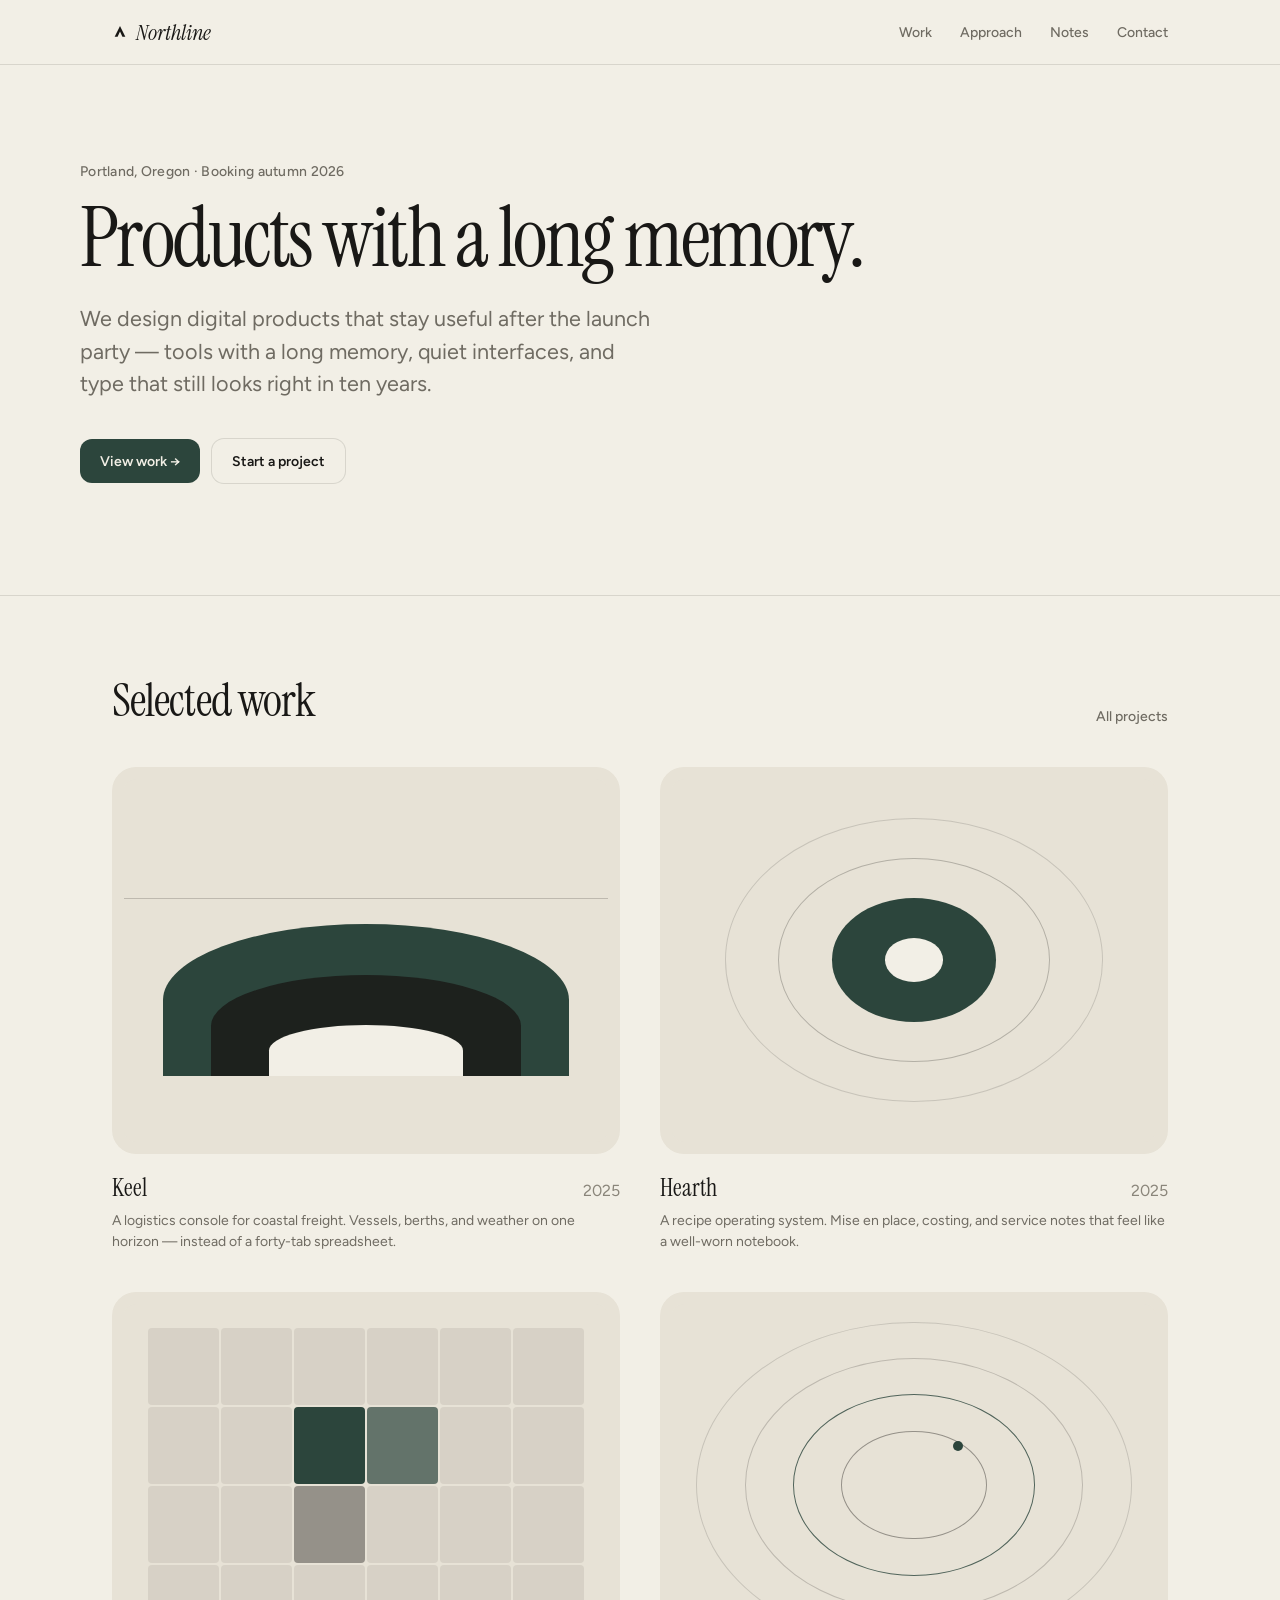
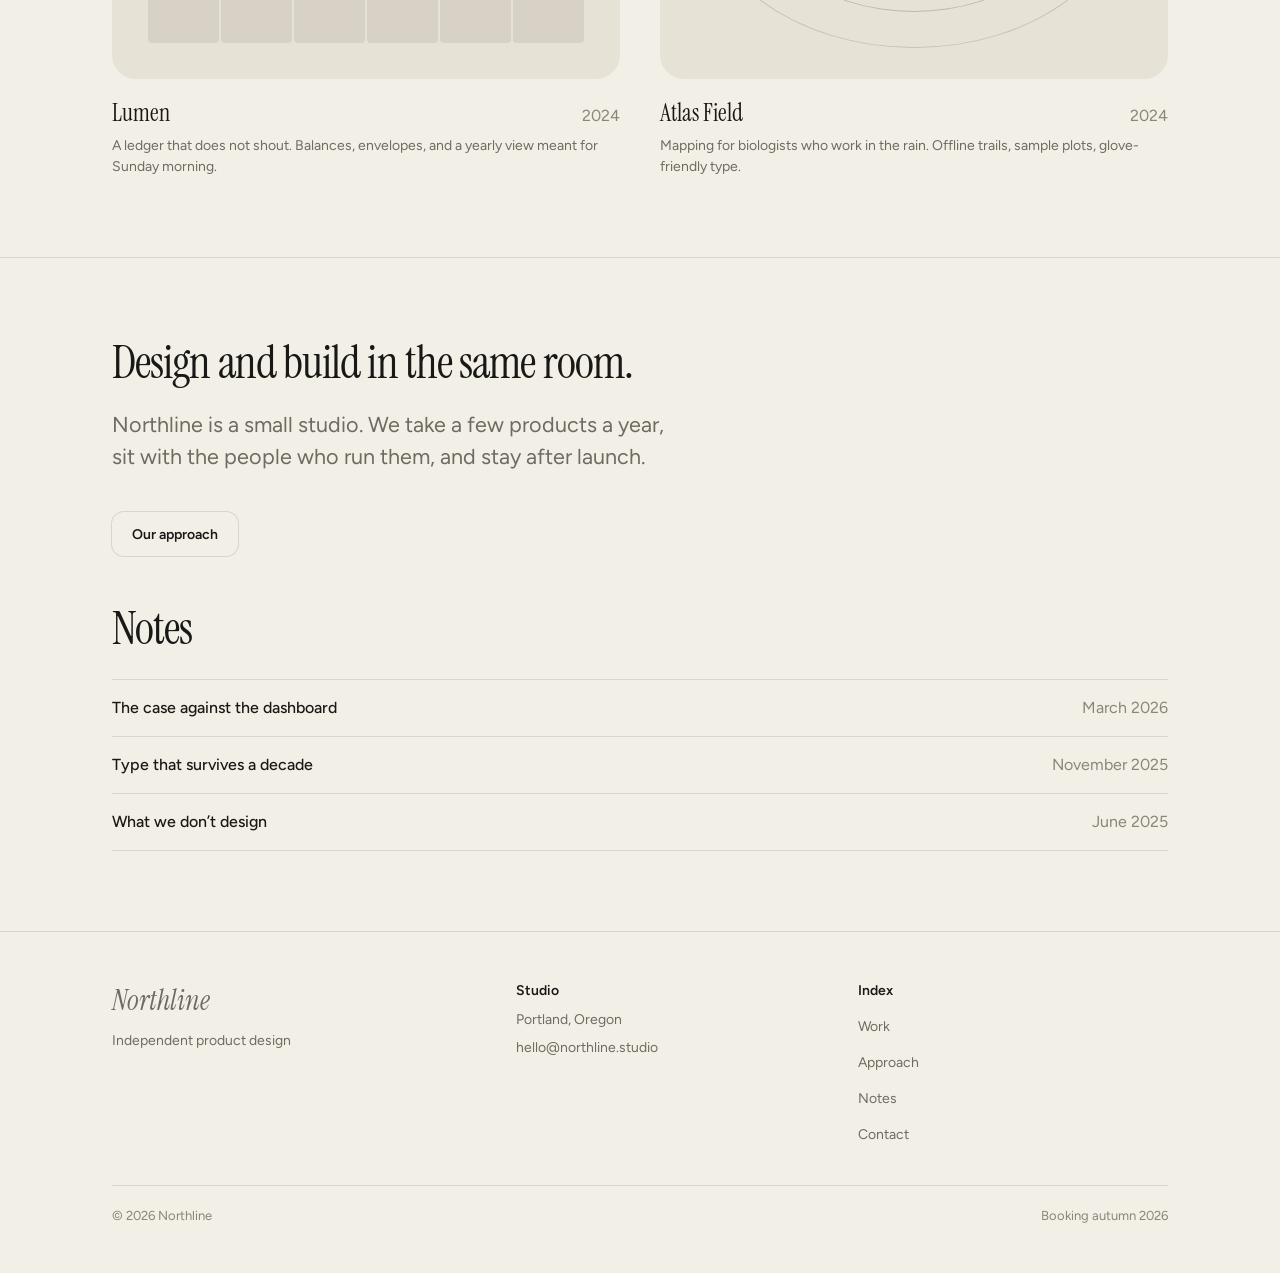
<file: northline-website/index.html>
<!DOCTYPE html>
<html lang="en">
<head>
<meta charset="UTF-8"/>
<meta name="viewport" content="width=device-width, initial-scale=1"/>
 <meta name="theme-color" content="#f2efe6"/>
<title>Northline</title>
<meta name="description" content="Northline is an independent product design studio in Portland. Quiet interfaces, long-lived tools."/>
<meta property="og:title" content="Northline"/>
<meta property="og:description" content="Northline is an independent product design studio in Portland. Quiet interfaces, long-lived tools."/>
<meta property="og:image" content="og.jpg"/>
<meta property="og:image:width" content="1200"/>
<meta property="og:image:height" content="630"/>
<meta name="twitter:card" content="summary_large_image"/>
<link rel="icon" type="image/svg+xml" href="favicon.svg"/>
<link rel="stylesheet" href="styles.css"/>
</head>
<body>

<header>
  <div class="wrap nav">
    <a class="logo" href="index.html">
      <svg viewBox="0 0 24 24" aria-hidden="true"><path d="M12 3 L20 19 H15.6 L12 11.2 L8.4 19 H4 Z" fill="currentColor"/></svg>
      Northline
    </a>
    <nav class="nav-links" aria-label="Primary">
      <a href="work/index.html" class="">Work</a>
      <a href="approach.html" class="">Approach</a>
      <a href="notes/index.html" class="">Notes</a>
      <a href="contact.html" class="">Contact</a>
    </nav>
    <button class="menu-btn" type="button" aria-label="Open menu" aria-controls="mnav" aria-expanded="false" onclick="const m=document.getElementById('mnav'); const open=m.classList.toggle('open'); this.setAttribute('aria-expanded', String(open)); this.setAttribute('aria-label', open ? 'Close menu' : 'Open menu');">☰</button>
  </div>
  <nav id="mnav" class="mobile-nav wrap" aria-label="Mobile">
    <a href="work/index.html">Work</a>
    <a href="approach.html">Approach</a>
    <a href="notes/index.html">Notes</a>
    <a href="contact.html">Contact</a>
  </nav>
</header>

<main>

<section class="hero wrap">
  <p class="eyebrow">Portland, Oregon · Booking autumn 2026</p>
  <h1>Products with a long memory.</h1>
  <p class="lede">We design digital products that stay useful after the launch party — tools with a long memory, quiet interfaces, and type that still looks right in ten years.</p>
  <div class="actions">
    <a class="btn btn-primary" href="work/index.html">View work →</a>
    <a class="btn btn-outline" href="contact.html">Start a project</a>
  </div>
</section>
<section class="section">
  <div class="wrap">
    <div class="section-head">
      <h2>Selected work</h2>
      <a class="muted" href="work/index.html" style="font-size:14px;font-weight:500">All projects</a>
    </div>
    <ul class="grid-2" style="list-style:none">
    <li>
      <a href="work/keel.html">
        <div class="card-art"><div class="cover"><div class="art art-keel"><div class="line"></div><div class="hull1"></div><div class="hull2"></div><div class="hull3"></div></div></div></div>
        <div class="meta-row"><h3>Keel</h3><span class="subtle">2025</span></div>
        <p class="muted" style="margin-top:4px;font-size:14px">A logistics console for coastal freight. Vessels, berths, and weather on one horizon — instead of a forty-tab spreadsheet.</p>
      </a>
    </li>
    <li>
      <a href="work/hearth.html">
        <div class="card-art"><div class="cover"><div class="art art-hearth"><div class="r1"></div><div class="r2"></div><div class="r3"></div><div class="r4"></div></div></div></div>
        <div class="meta-row"><h3>Hearth</h3><span class="subtle">2025</span></div>
        <p class="muted" style="margin-top:4px;font-size:14px">A recipe operating system. Mise en place, costing, and service notes that feel like a well-worn notebook.</p>
      </a>
    </li>
    <li>
      <a href="work/lumen.html">
        <div class="card-art"><div class="cover"><div class="art art-lumen"><i class=""></i><i class=""></i><i class=""></i><i class=""></i><i class=""></i><i class=""></i><i class=""></i><i class=""></i><i class="on"></i><i class="mid"></i><i class=""></i><i class=""></i><i class=""></i><i class=""></i><i class="dim"></i><i class=""></i><i class=""></i><i class=""></i><i class=""></i><i class=""></i><i class=""></i><i class=""></i><i class=""></i><i class=""></i></div></div></div>
        <div class="meta-row"><h3>Lumen</h3><span class="subtle">2024</span></div>
        <p class="muted" style="margin-top:4px;font-size:14px">A ledger that does not shout. Balances, envelopes, and a yearly view meant for Sunday morning.</p>
      </a>
    </li>
    <li>
      <a href="work/atlas-field.html">
        <div class="card-art"><div class="cover"><div class="art art-atlas"><div class="c c1"></div><div class="c c2"></div><div class="c c3"></div><div class="c c4"></div><div class="dot"></div></div></div></div>
        <div class="meta-row"><h3>Atlas Field</h3><span class="subtle">2024</span></div>
        <p class="muted" style="margin-top:4px;font-size:14px">Mapping for biologists who work in the rain. Offline trails, sample plots, glove-friendly type.</p>
      </a>
    </li></ul>
  </div>
</section>
<section class="section">
  <div class="wrap" style="display:grid;gap:48px">
    <div style="display:grid;gap:48px">
      <div>
        <h2>Design and build in the same room.</h2>
        <p class="lede">Northline is a small studio. We take a few products a year, sit with the people who run them, and stay after launch.</p>
        <div class="actions"><a class="btn btn-outline" href="approach.html">Our approach</a></div>
      </div>
      <div>
        <h2>Notes</h2>
        <div class="list-rows" style="margin-top:24px">
          <a href="notes/against-the-dashboard.html"><span style="font-weight:500">The case against the dashboard</span><span class="subtle">March 2026</span></a>
          <a href="notes/type-that-survives.html"><span style="font-weight:500">Type that survives a decade</span><span class="subtle">November 2025</span></a>
          <a href="notes/what-we-dont-design.html"><span style="font-weight:500">What we don’t design</span><span class="subtle">June 2025</span></a>
        </div>
      </div>
    </div>
  </div>
</section>

</main>

<footer>
  <div class="wrap">
    <div class="foot-grid">
      <div>
        <p class="logo" style="font-size:28px;margin-bottom:8px">Northline</p>
        <p>Independent product design</p>
      </div>
      <div>
        <h4>Studio</h4>
        <p>Portland, Oregon</p>
        <a href="mailto:hello@northline.studio">hello@northline.studio</a>
      </div>
      <div>
        <h4>Index</h4>
        <a href="work/index.html">Work</a><br>
        <a href="approach.html">Approach</a><br>
        <a href="notes/index.html">Notes</a><br>
        <a href="contact.html">Contact</a>
      </div>
    </div>
    <div class="foot-bottom">
      <p>© 2026 Northline</p>
      <p>Booking autumn 2026</p>
    </div>
  </div>
</footer>

</body>
</html>
</file>
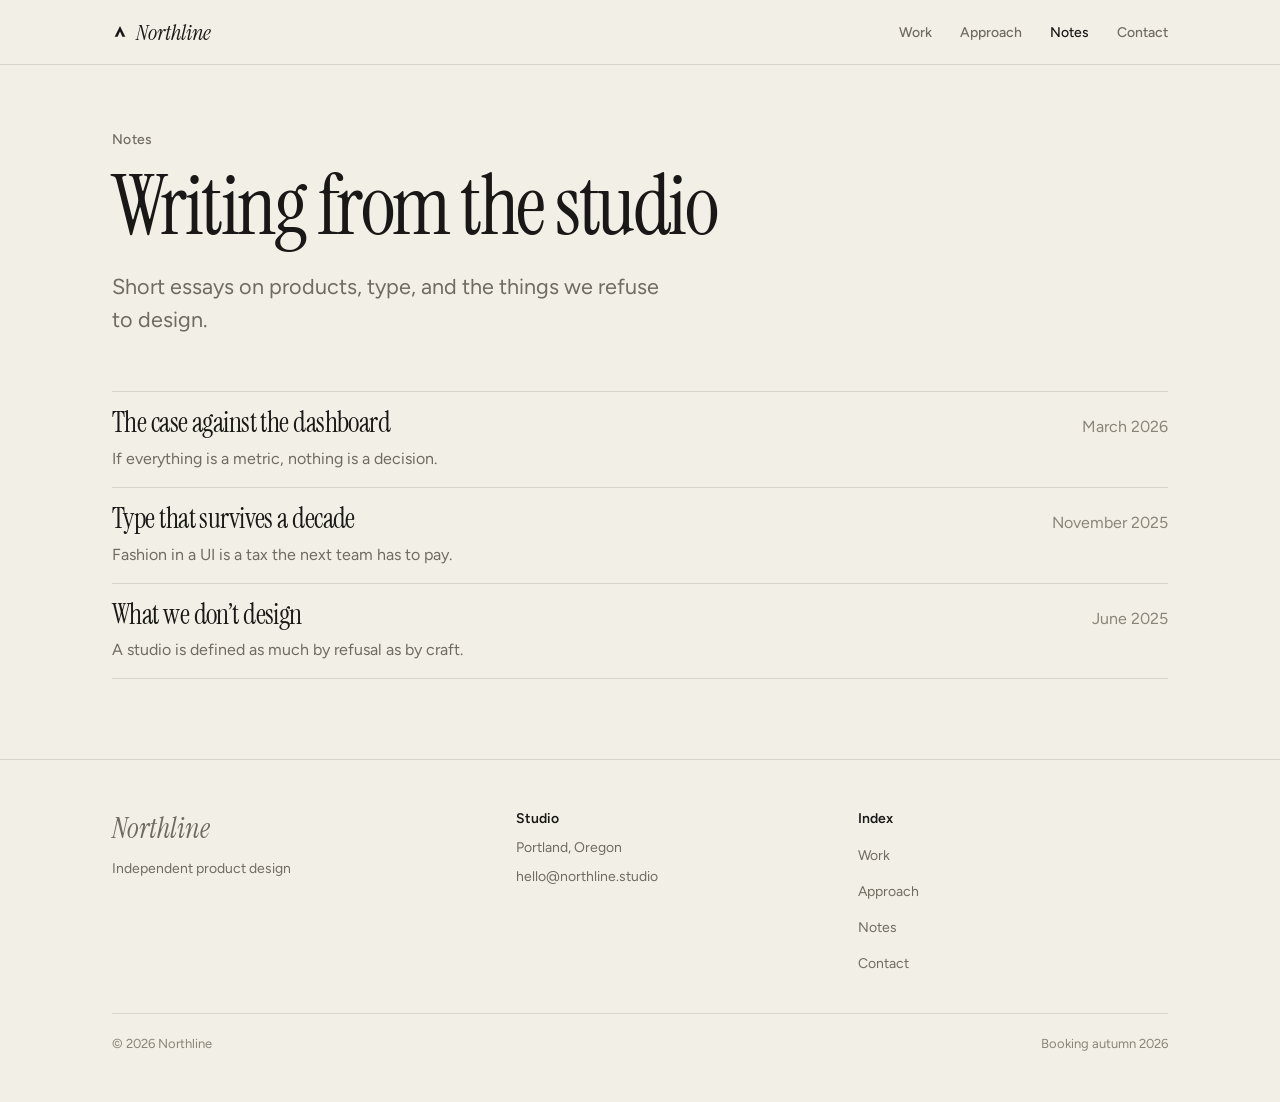
<file: northline-website/notes/index.html>
<!DOCTYPE html>
<html lang="en">
<head>
<meta charset="UTF-8"/>
<meta name="viewport" content="width=device-width, initial-scale=1"/>
 <meta name="theme-color" content="#f2efe6"/>
<title>Notes · Northline</title>
<meta name="description" content="Northline is an independent product design studio in Portland."/>
<meta property="og:title" content="Notes · Northline"/>
<meta property="og:description" content="Northline is an independent product design studio in Portland."/>
<meta property="og:image" content="../og.jpg"/>
<meta property="og:image:width" content="1200"/>
<meta property="og:image:height" content="630"/>
<meta name="twitter:card" content="summary_large_image"/>
<link rel="icon" type="image/svg+xml" href="../favicon.svg"/>
<link rel="stylesheet" href="../styles.css"/>
</head>
<body>

<header>
  <div class="wrap nav">
    <a class="logo" href="../index.html">
      <svg viewBox="0 0 24 24" aria-hidden="true"><path d="M12 3 L20 19 H15.6 L12 11.2 L8.4 19 H4 Z" fill="currentColor"/></svg>
      Northline
    </a>
    <nav class="nav-links" aria-label="Primary">
      <a href="../work/index.html" class="">Work</a>
      <a href="../approach.html" class="">Approach</a>
      <a href="../notes/index.html" class="active">Notes</a>
      <a href="../contact.html" class="">Contact</a>
    </nav>
    <button class="menu-btn" type="button" aria-label="Open menu" aria-controls="mnav" aria-expanded="false" onclick="const m=document.getElementById('mnav'); const open=m.classList.toggle('open'); this.setAttribute('aria-expanded', String(open)); this.setAttribute('aria-label', open ? 'Close menu' : 'Open menu');">☰</button>
  </div>
  <nav id="mnav" class="mobile-nav wrap" aria-label="Mobile">
    <a href="../work/index.html">Work</a>
    <a href="../approach.html">Approach</a>
    <a href="../notes/index.html">Notes</a>
    <a href="../contact.html">Contact</a>
  </nav>
</header>

<main>

<div class="wrap" style="padding-top:64px;padding-bottom:80px">
  <p class="eyebrow">Notes</p>
  <h1>Writing from the studio</h1>
  <p class="lede">Short essays on products, type, and the things we refuse to design.</p>
  <div class="list-rows" style="margin-top:56px"><a href="against-the-dashboard.html"><div><h2 style="font-size:1.75rem">The case against the dashboard</h2><p class="muted" style="margin-top:8px">If everything is a metric, nothing is a decision.</p></div><span class="subtle">March 2026</span></a><a href="type-that-survives.html"><div><h2 style="font-size:1.75rem">Type that survives a decade</h2><p class="muted" style="margin-top:8px">Fashion in a UI is a tax the next team has to pay.</p></div><span class="subtle">November 2025</span></a><a href="what-we-dont-design.html"><div><h2 style="font-size:1.75rem">What we don’t design</h2><p class="muted" style="margin-top:8px">A studio is defined as much by refusal as by craft.</p></div><span class="subtle">June 2025</span></a></div>
</div>

</main>

<footer>
  <div class="wrap">
    <div class="foot-grid">
      <div>
        <p class="logo" style="font-size:28px;margin-bottom:8px">Northline</p>
        <p>Independent product design</p>
      </div>
      <div>
        <h4>Studio</h4>
        <p>Portland, Oregon</p>
        <a href="mailto:hello@northline.studio">hello@northline.studio</a>
      </div>
      <div>
        <h4>Index</h4>
        <a href="../work/index.html">Work</a><br>
        <a href="../approach.html">Approach</a><br>
        <a href="../notes/index.html">Notes</a><br>
        <a href="../contact.html">Contact</a>
      </div>
    </div>
    <div class="foot-bottom">
      <p>© 2026 Northline</p>
      <p>Booking autumn 2026</p>
    </div>
  </div>
</footer>

</body>
</html>
</file>
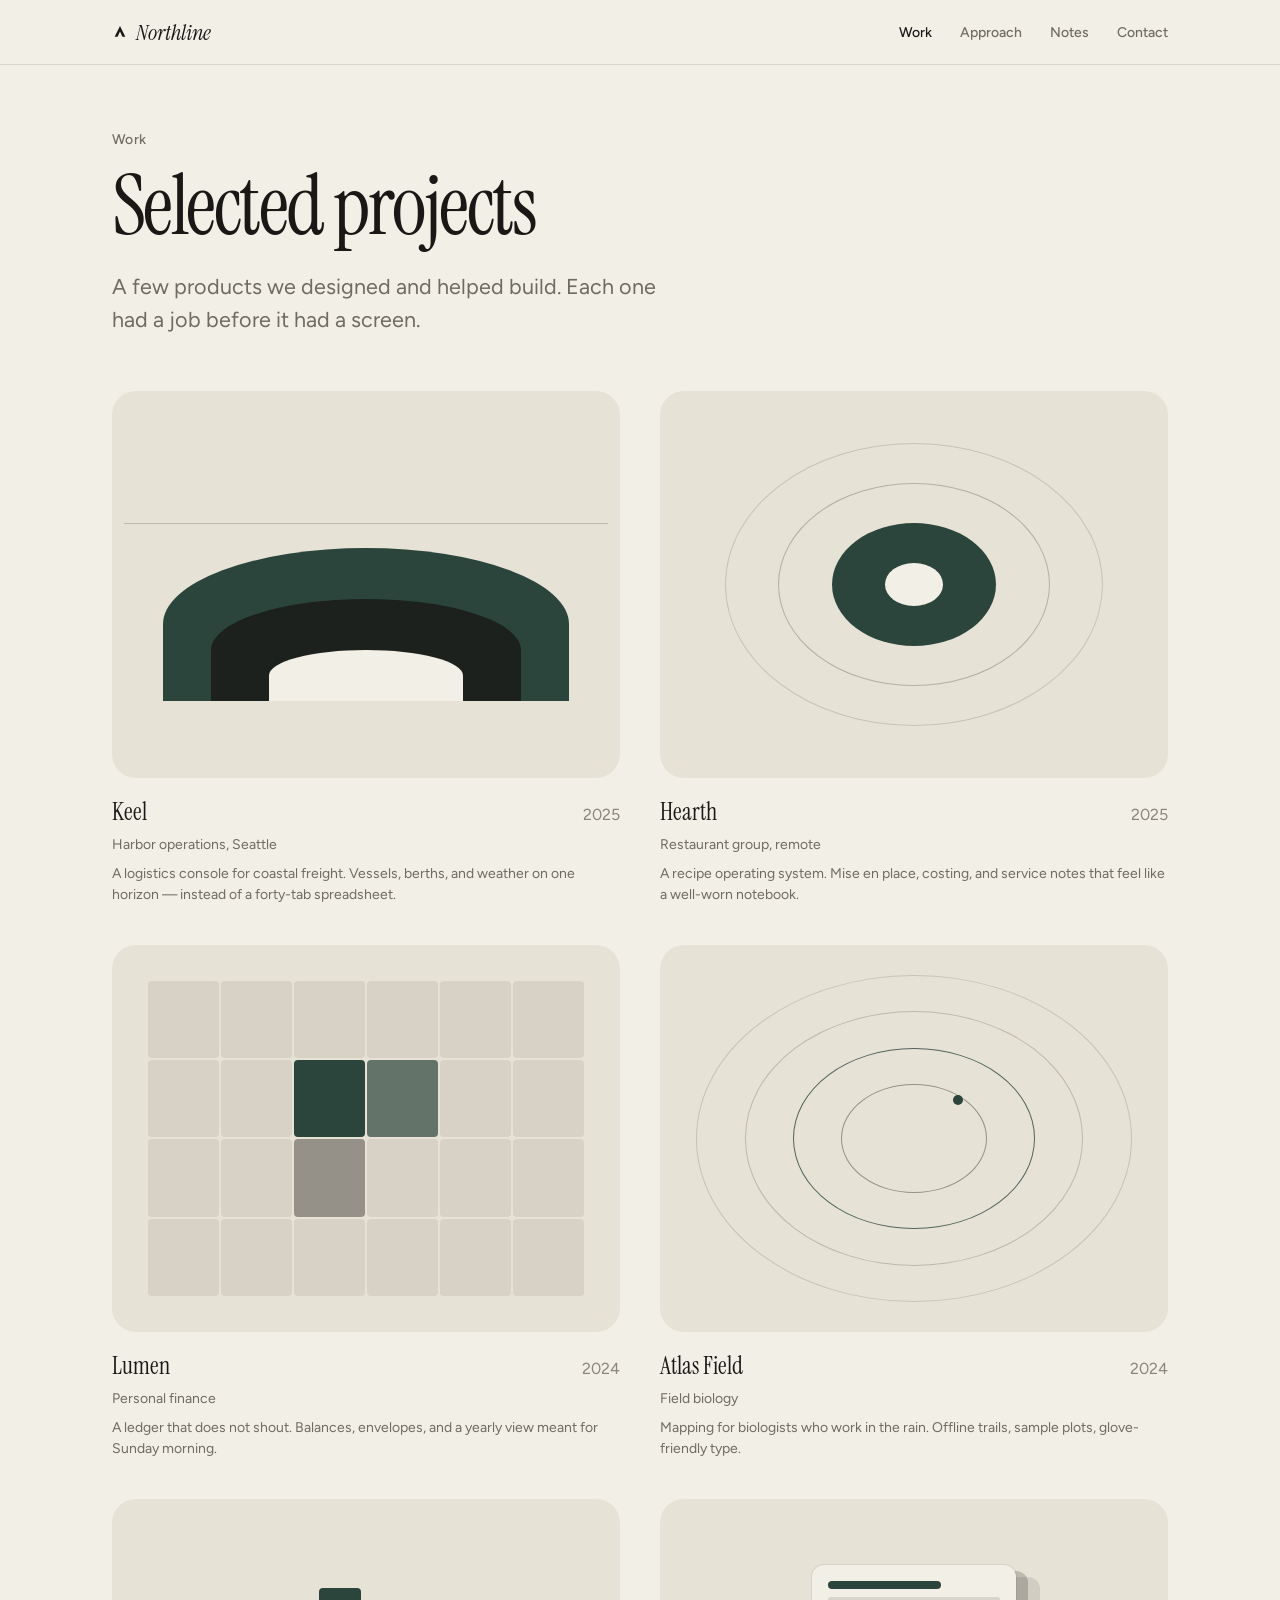
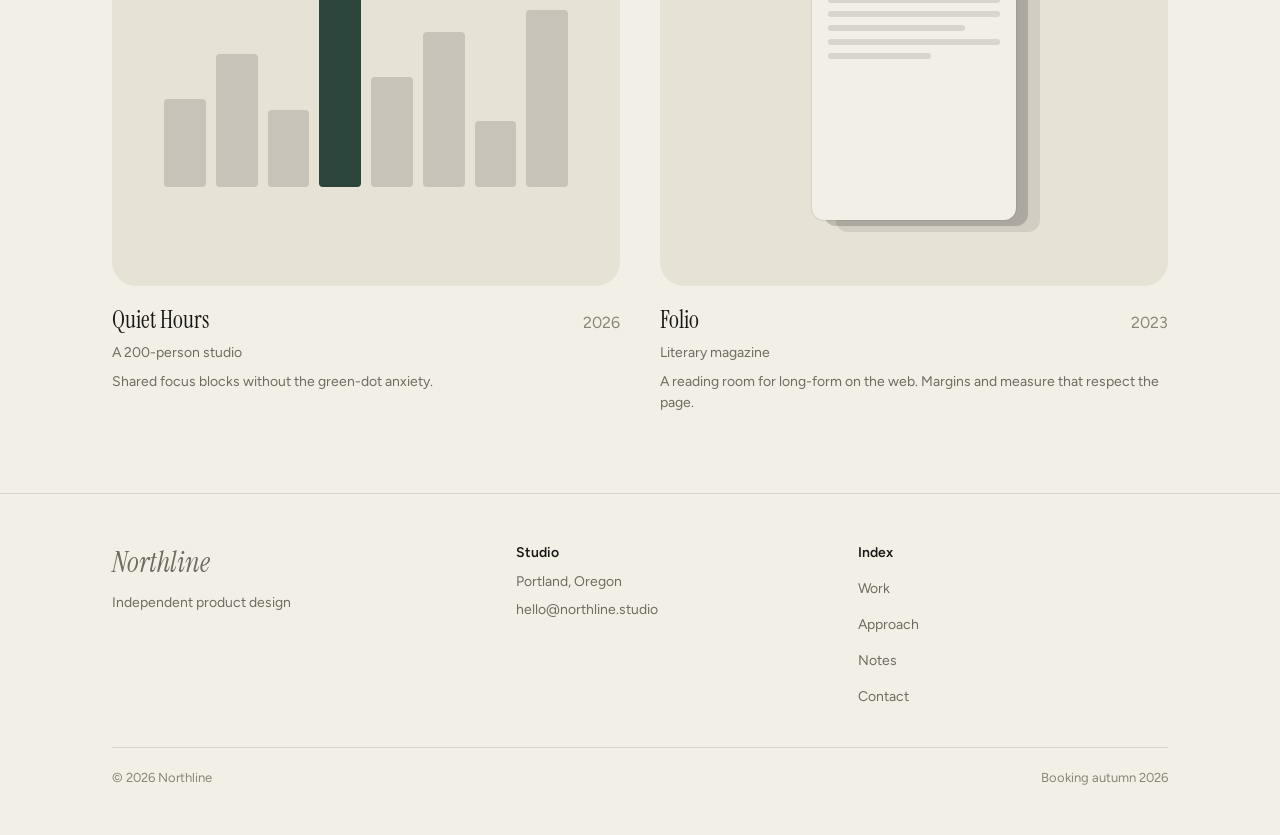
<file: northline-website/work/index.html>
<!DOCTYPE html>
<html lang="en">
<head>
<meta charset="UTF-8"/>
<meta name="viewport" content="width=device-width, initial-scale=1"/>
 <meta name="theme-color" content="#f2efe6"/>
<title>Work · Northline</title>
<meta name="description" content="Northline is an independent product design studio in Portland."/>
<meta property="og:title" content="Work · Northline"/>
<meta property="og:description" content="Northline is an independent product design studio in Portland."/>
<meta property="og:image" content="../og.jpg"/>
<meta property="og:image:width" content="1200"/>
<meta property="og:image:height" content="630"/>
<meta name="twitter:card" content="summary_large_image"/>
<link rel="icon" type="image/svg+xml" href="../favicon.svg"/>
<link rel="stylesheet" href="../styles.css"/>
</head>
<body>

<header>
  <div class="wrap nav">
    <a class="logo" href="../index.html">
      <svg viewBox="0 0 24 24" aria-hidden="true"><path d="M12 3 L20 19 H15.6 L12 11.2 L8.4 19 H4 Z" fill="currentColor"/></svg>
      Northline
    </a>
    <nav class="nav-links" aria-label="Primary">
      <a href="../work/index.html" class="active">Work</a>
      <a href="../approach.html" class="">Approach</a>
      <a href="../notes/index.html" class="">Notes</a>
      <a href="../contact.html" class="">Contact</a>
    </nav>
    <button class="menu-btn" type="button" aria-label="Open menu" aria-controls="mnav" aria-expanded="false" onclick="const m=document.getElementById('mnav'); const open=m.classList.toggle('open'); this.setAttribute('aria-expanded', String(open)); this.setAttribute('aria-label', open ? 'Close menu' : 'Open menu');">☰</button>
  </div>
  <nav id="mnav" class="mobile-nav wrap" aria-label="Mobile">
    <a href="../work/index.html">Work</a>
    <a href="../approach.html">Approach</a>
    <a href="../notes/index.html">Notes</a>
    <a href="../contact.html">Contact</a>
  </nav>
</header>

<main>

<div class="wrap" style="padding-top:64px;padding-bottom:80px">
  <p class="eyebrow">Work</p>
  <h1>Selected projects</h1>
  <p class="lede">A few products we designed and helped build. Each one had a job before it had a screen.</p>
  <ul class="grid-2" style="list-style:none;margin-top:56px">
    <li>
      <a href="keel.html">
        <div class="card-art"><div class="cover"><div class="art art-keel"><div class="line"></div><div class="hull1"></div><div class="hull2"></div><div class="hull3"></div></div></div></div>
        <div class="meta-row"><h3>Keel</h3><span class="subtle">2025</span></div>
        <p class="muted" style="margin-top:4px;font-size:14px">Harbor operations, Seattle</p>
        <p class="muted" style="margin-top:8px;font-size:14px">A logistics console for coastal freight. Vessels, berths, and weather on one horizon — instead of a forty-tab spreadsheet.</p>
      </a>
    </li>
    <li>
      <a href="hearth.html">
        <div class="card-art"><div class="cover"><div class="art art-hearth"><div class="r1"></div><div class="r2"></div><div class="r3"></div><div class="r4"></div></div></div></div>
        <div class="meta-row"><h3>Hearth</h3><span class="subtle">2025</span></div>
        <p class="muted" style="margin-top:4px;font-size:14px">Restaurant group, remote</p>
        <p class="muted" style="margin-top:8px;font-size:14px">A recipe operating system. Mise en place, costing, and service notes that feel like a well-worn notebook.</p>
      </a>
    </li>
    <li>
      <a href="lumen.html">
        <div class="card-art"><div class="cover"><div class="art art-lumen"><i class=""></i><i class=""></i><i class=""></i><i class=""></i><i class=""></i><i class=""></i><i class=""></i><i class=""></i><i class="on"></i><i class="mid"></i><i class=""></i><i class=""></i><i class=""></i><i class=""></i><i class="dim"></i><i class=""></i><i class=""></i><i class=""></i><i class=""></i><i class=""></i><i class=""></i><i class=""></i><i class=""></i><i class=""></i></div></div></div>
        <div class="meta-row"><h3>Lumen</h3><span class="subtle">2024</span></div>
        <p class="muted" style="margin-top:4px;font-size:14px">Personal finance</p>
        <p class="muted" style="margin-top:8px;font-size:14px">A ledger that does not shout. Balances, envelopes, and a yearly view meant for Sunday morning.</p>
      </a>
    </li>
    <li>
      <a href="atlas-field.html">
        <div class="card-art"><div class="cover"><div class="art art-atlas"><div class="c c1"></div><div class="c c2"></div><div class="c c3"></div><div class="c c4"></div><div class="dot"></div></div></div></div>
        <div class="meta-row"><h3>Atlas Field</h3><span class="subtle">2024</span></div>
        <p class="muted" style="margin-top:4px;font-size:14px">Field biology</p>
        <p class="muted" style="margin-top:8px;font-size:14px">Mapping for biologists who work in the rain. Offline trails, sample plots, glove-friendly type.</p>
      </a>
    </li>
    <li>
      <a href="quiet-hours.html">
        <div class="card-art"><div class="cover"><div class="art art-quiet"><b class="" style="height:32%"></b><b class="" style="height:48%"></b><b class="" style="height:28%"></b><b class="on" style="height:72%"></b><b class="" style="height:40%"></b><b class="" style="height:56%"></b><b class="" style="height:24%"></b><b class="" style="height:64%"></b></div></div></div>
        <div class="meta-row"><h3>Quiet Hours</h3><span class="subtle">2026</span></div>
        <p class="muted" style="margin-top:4px;font-size:14px">A 200-person studio</p>
        <p class="muted" style="margin-top:8px;font-size:14px">Shared focus blocks without the green-dot anxiety.</p>
      </a>
    </li>
    <li>
      <a href="folio.html">
        <div class="card-art"><div class="cover"><div class="art art-folio">
      <div class="p1"></div><div class="p2"></div>
      <div class="p3"><span class="a"></span><span></span><span></span><span style="width:80%"></span><span></span><span style="width:60%"></span></div>
    </div></div></div>
        <div class="meta-row"><h3>Folio</h3><span class="subtle">2023</span></div>
        <p class="muted" style="margin-top:4px;font-size:14px">Literary magazine</p>
        <p class="muted" style="margin-top:8px;font-size:14px">A reading room for long-form on the web. Margins and measure that respect the page.</p>
      </a>
    </li></ul>
</div>

</main>

<footer>
  <div class="wrap">
    <div class="foot-grid">
      <div>
        <p class="logo" style="font-size:28px;margin-bottom:8px">Northline</p>
        <p>Independent product design</p>
      </div>
      <div>
        <h4>Studio</h4>
        <p>Portland, Oregon</p>
        <a href="mailto:hello@northline.studio">hello@northline.studio</a>
      </div>
      <div>
        <h4>Index</h4>
        <a href="../work/index.html">Work</a><br>
        <a href="../approach.html">Approach</a><br>
        <a href="../notes/index.html">Notes</a><br>
        <a href="../contact.html">Contact</a>
      </div>
    </div>
    <div class="foot-bottom">
      <p>© 2026 Northline</p>
      <p>Booking autumn 2026</p>
    </div>
  </div>
</footer>

</body>
</html>
</file>
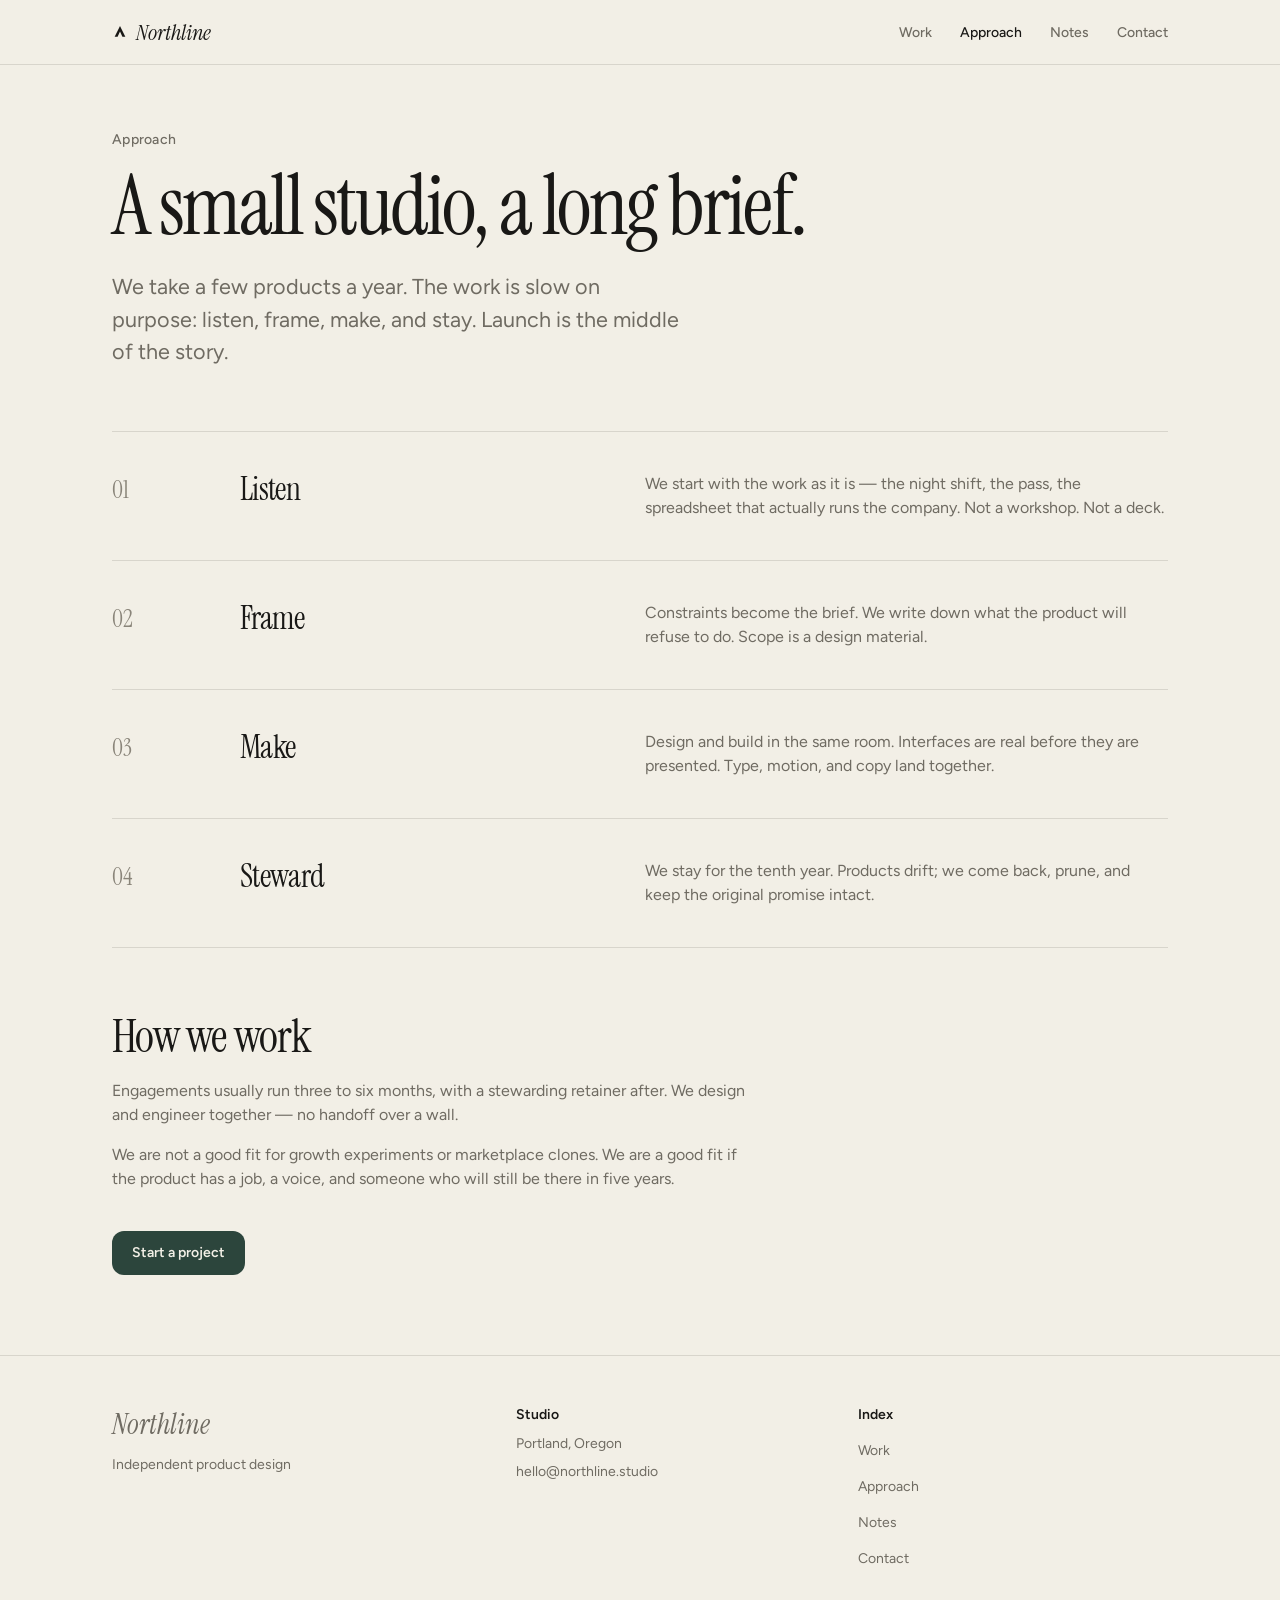
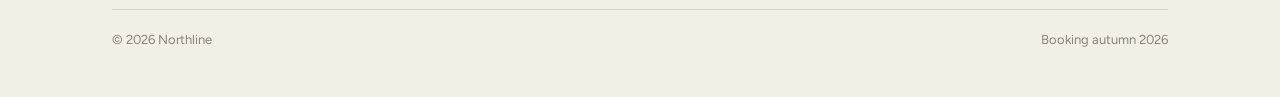
<file: northline-website/approach.html>
<!DOCTYPE html>
<html lang="en">
<head>
<meta charset="UTF-8"/>
<meta name="viewport" content="width=device-width, initial-scale=1"/>
 <meta name="theme-color" content="#f2efe6"/>
<title>Approach · Northline</title>
<meta name="description" content="Northline is an independent product design studio in Portland."/>
<meta property="og:title" content="Approach · Northline"/>
<meta property="og:description" content="Northline is an independent product design studio in Portland."/>
<meta property="og:image" content="og.jpg"/>
<meta property="og:image:width" content="1200"/>
<meta property="og:image:height" content="630"/>
<meta name="twitter:card" content="summary_large_image"/>
<link rel="icon" type="image/svg+xml" href="favicon.svg"/>
<link rel="stylesheet" href="styles.css"/>
</head>
<body>

<header>
  <div class="wrap nav">
    <a class="logo" href="index.html">
      <svg viewBox="0 0 24 24" aria-hidden="true"><path d="M12 3 L20 19 H15.6 L12 11.2 L8.4 19 H4 Z" fill="currentColor"/></svg>
      Northline
    </a>
    <nav class="nav-links" aria-label="Primary">
      <a href="work/index.html" class="">Work</a>
      <a href="approach.html" class="active">Approach</a>
      <a href="notes/index.html" class="">Notes</a>
      <a href="contact.html" class="">Contact</a>
    </nav>
    <button class="menu-btn" type="button" aria-label="Open menu" aria-controls="mnav" aria-expanded="false" onclick="const m=document.getElementById('mnav'); const open=m.classList.toggle('open'); this.setAttribute('aria-expanded', String(open)); this.setAttribute('aria-label', open ? 'Close menu' : 'Open menu');">☰</button>
  </div>
  <nav id="mnav" class="mobile-nav wrap" aria-label="Mobile">
    <a href="work/index.html">Work</a>
    <a href="approach.html">Approach</a>
    <a href="notes/index.html">Notes</a>
    <a href="contact.html">Contact</a>
  </nav>
</header>

<main>

<div class="wrap" style="padding-top:64px;padding-bottom:80px">
  <p class="eyebrow">Approach</p>
  <h1>A small studio, a long brief.</h1>
  <p class="lede">We take a few products a year. The work is slow on purpose: listen, frame, make, and stay. Launch is the middle of the story.</p>
  <ol class="steps" style="list-style:none;margin-top:64px">
    <li class="step"><p class="step-n">01</p><h2 style="font-size:2rem">Listen</h2><p class="muted">We start with the work as it is — the night shift, the pass, the spreadsheet that actually runs the company. Not a workshop. Not a deck.</p></li>
    <li class="step"><p class="step-n">02</p><h2 style="font-size:2rem">Frame</h2><p class="muted">Constraints become the brief. We write down what the product will refuse to do. Scope is a design material.</p></li>
    <li class="step"><p class="step-n">03</p><h2 style="font-size:2rem">Make</h2><p class="muted">Design and build in the same room. Interfaces are real before they are presented. Type, motion, and copy land together.</p></li>
    <li class="step"><p class="step-n">04</p><h2 style="font-size:2rem">Steward</h2><p class="muted">We stay for the tenth year. Products drift; we come back, prune, and keep the original promise intact.</p></li>
  </ol>
  <section style="margin-top:64px;max-width:40rem">
    <h2>How we work</h2>
    <p class="muted" style="margin-top:16px">Engagements usually run three to six months, with a stewarding retainer after. We design and engineer together — no handoff over a wall.</p>
    <p class="muted" style="margin-top:16px">We are not a good fit for growth experiments or marketplace clones. We are a good fit if the product has a job, a voice, and someone who will still be there in five years.</p>
    <div class="actions"><a class="btn btn-primary" href="contact.html">Start a project</a></div>
  </section>
</div>

</main>

<footer>
  <div class="wrap">
    <div class="foot-grid">
      <div>
        <p class="logo" style="font-size:28px;margin-bottom:8px">Northline</p>
        <p>Independent product design</p>
      </div>
      <div>
        <h4>Studio</h4>
        <p>Portland, Oregon</p>
        <a href="mailto:hello@northline.studio">hello@northline.studio</a>
      </div>
      <div>
        <h4>Index</h4>
        <a href="work/index.html">Work</a><br>
        <a href="approach.html">Approach</a><br>
        <a href="notes/index.html">Notes</a><br>
        <a href="contact.html">Contact</a>
      </div>
    </div>
    <div class="foot-bottom">
      <p>© 2026 Northline</p>
      <p>Booking autumn 2026</p>
    </div>
  </div>
</footer>

</body>
</html>
</file>
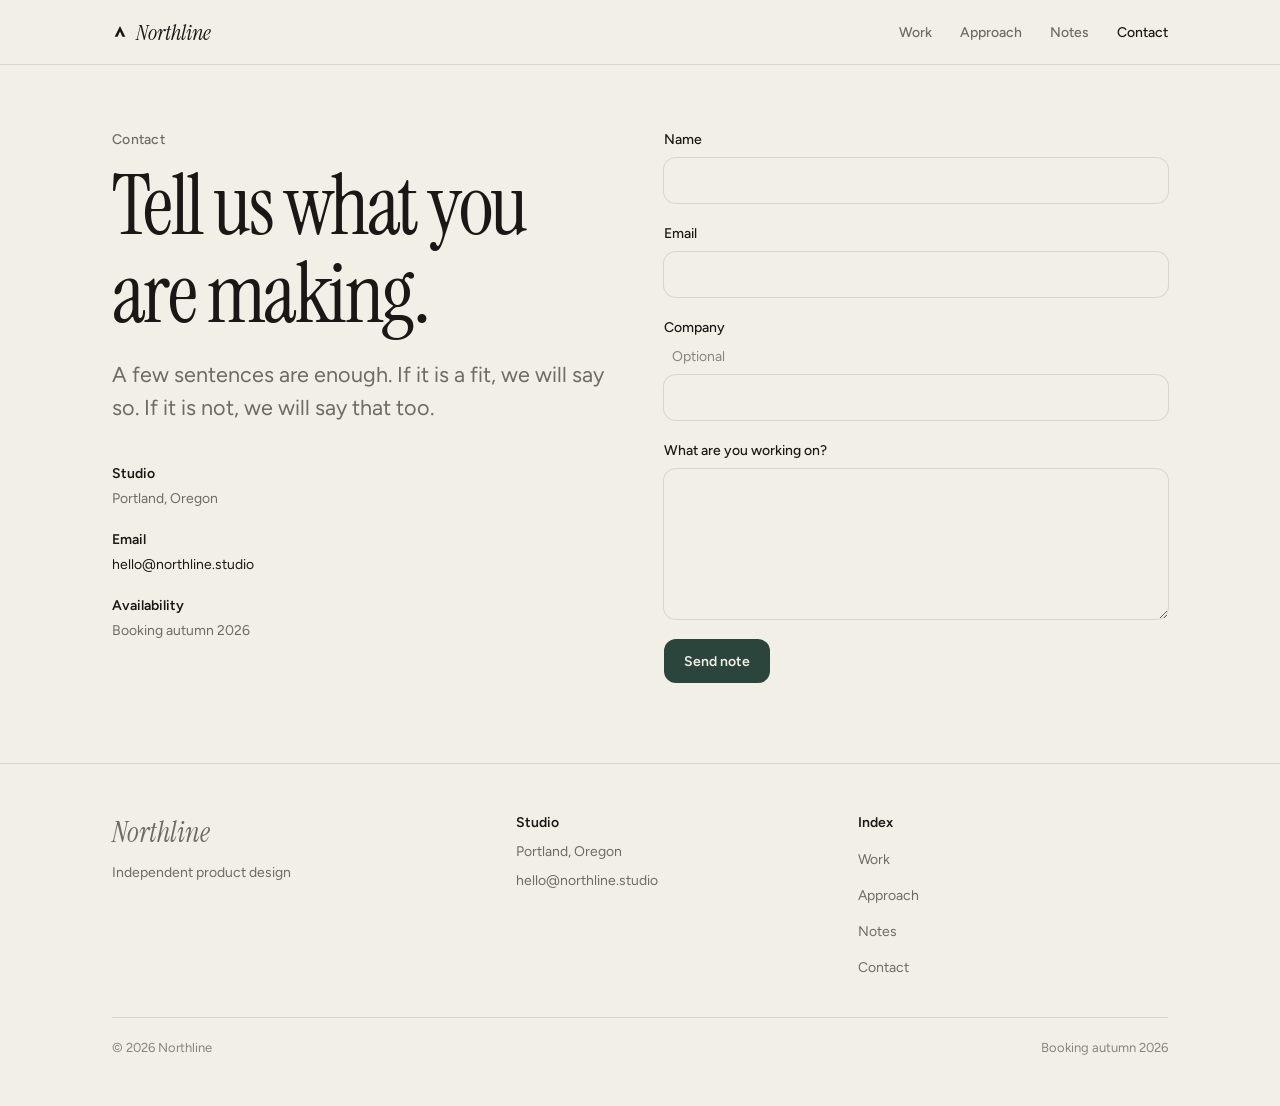
<file: northline-website/contact.html>
<!DOCTYPE html>
<html lang="en">
<head>
<meta charset="UTF-8"/>
<meta name="viewport" content="width=device-width, initial-scale=1"/>
 <meta name="theme-color" content="#f2efe6"/>
<title>Contact · Northline</title>
<meta name="description" content="Northline is an independent product design studio in Portland."/>
<meta property="og:title" content="Contact · Northline"/>
<meta property="og:description" content="Northline is an independent product design studio in Portland."/>
<meta property="og:image" content="og.jpg"/>
<meta property="og:image:width" content="1200"/>
<meta property="og:image:height" content="630"/>
<meta name="twitter:card" content="summary_large_image"/>
<link rel="icon" type="image/svg+xml" href="favicon.svg"/>
<link rel="stylesheet" href="styles.css"/>
</head>
<body>

<header>
  <div class="wrap nav">
    <a class="logo" href="index.html">
      <svg viewBox="0 0 24 24" aria-hidden="true"><path d="M12 3 L20 19 H15.6 L12 11.2 L8.4 19 H4 Z" fill="currentColor"/></svg>
      Northline
    </a>
    <nav class="nav-links" aria-label="Primary">
      <a href="work/index.html" class="">Work</a>
      <a href="approach.html" class="">Approach</a>
      <a href="notes/index.html" class="">Notes</a>
      <a href="contact.html" class="active">Contact</a>
    </nav>
    <button class="menu-btn" type="button" aria-label="Open menu" aria-controls="mnav" aria-expanded="false" onclick="const m=document.getElementById('mnav'); const open=m.classList.toggle('open'); this.setAttribute('aria-expanded', String(open)); this.setAttribute('aria-label', open ? 'Close menu' : 'Open menu');">☰</button>
  </div>
  <nav id="mnav" class="mobile-nav wrap" aria-label="Mobile">
    <a href="work/index.html">Work</a>
    <a href="approach.html">Approach</a>
    <a href="notes/index.html">Notes</a>
    <a href="contact.html">Contact</a>
  </nav>
</header>

<main>

<div class="wrap" style="padding-top:64px;padding-bottom:80px;display:grid;gap:48px">
  <div>
    <p class="eyebrow">Contact</p>
    <h1>Tell us what you are making.</h1>
    <p class="lede">A few sentences are enough. If it is a fit, we will say so. If it is not, we will say that too.</p>
    <dl style="margin-top:40px;display:grid;gap:20px;font-size:14px">
      <div><dt style="font-weight:600">Studio</dt><dd class="muted" style="margin-top:4px">Portland, Oregon</dd></div>
      <div><dt style="font-weight:600">Email</dt><dd style="margin-top:4px"><a href="mailto:hello@northline.studio">hello@northline.studio</a></dd></div>
      <div><dt style="font-weight:600">Availability</dt><dd class="muted" style="margin-top:4px">Booking autumn 2026</dd></div>
    </dl>
  </div>
  <div>
    <form id="contact-form" name="contact" method="POST" data-netlify="true" netlify-honeypot="bot-field"> 
      <input type="hidden" name="form-name" value="contact"/>
      <input type="hidden" name="bot-field" value=""/>
      <label>Name<input required name="name" autocomplete="name"/></label>
      <label>Email<input required type="email" name="email" autocomplete="email"/></label>
      <label>Company<span class="opt">Optional</span><input name="company" autocomplete="organization"/></label>
      <label>What are you working on?<textarea required name="message" rows="6"></textarea></label>
      <div><button class="btn btn-primary" type="submit">Send note</button></div>
    </form>
    <div id="sent" class="form-msg">
      <p style="font-family:var(--font-display);font-size:2rem">Message received.</p>
      <p class="muted" style="margin-top:12px">Thank you. We read every note and reply within two working days.</p>
    </div>
  </div>
</div>
<style>
@media(min-width:900px){
  main > .wrap { grid-template-columns: 1fr 1fr !important; align-items:start; }
}
</style>

</main>

<footer>
  <div class="wrap">
    <div class="foot-grid">
      <div>
        <p class="logo" style="font-size:28px;margin-bottom:8px">Northline</p>
        <p>Independent product design</p>
      </div>
      <div>
        <h4>Studio</h4>
        <p>Portland, Oregon</p>
        <a href="mailto:hello@northline.studio">hello@northline.studio</a>
      </div>
      <div>
        <h4>Index</h4>
        <a href="work/index.html">Work</a><br>
        <a href="approach.html">Approach</a><br>
        <a href="notes/index.html">Notes</a><br>
        <a href="contact.html">Contact</a>
      </div>
    </div>
    <div class="foot-bottom">
      <p>© 2026 Northline</p>
      <p>Booking autumn 2026</p>
    </div>
  </div>
</footer>

</body>
</html>
</file>
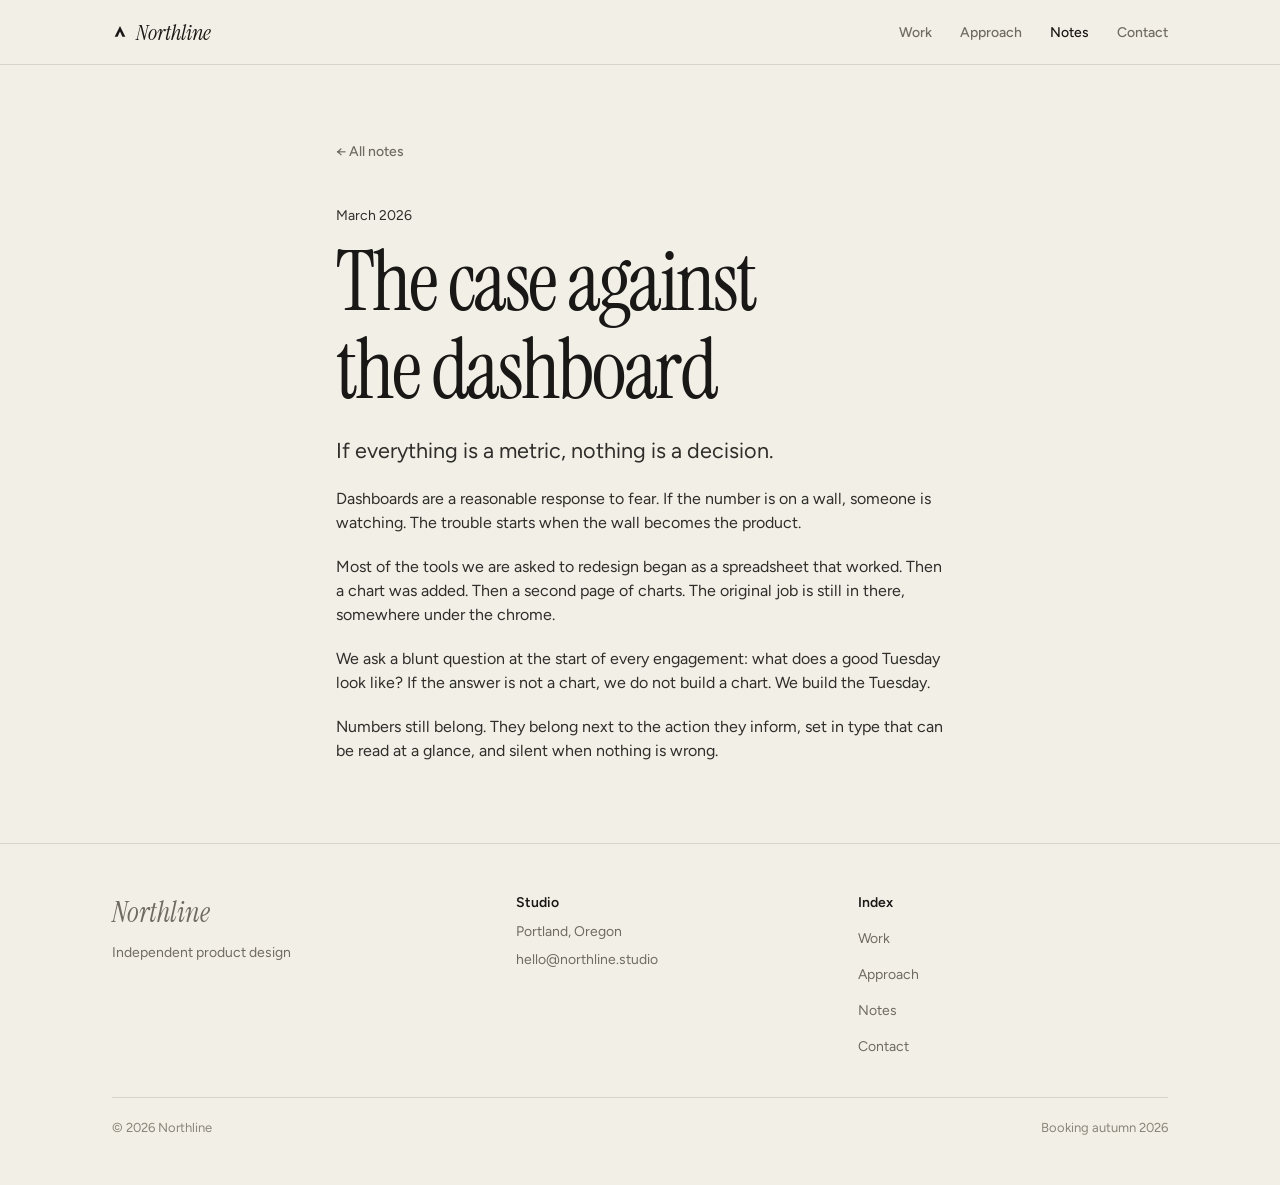
<file: northline-website/notes/against-the-dashboard.html>
<!DOCTYPE html>
<html lang="en">
<head>
<meta charset="UTF-8"/>
<meta name="viewport" content="width=device-width, initial-scale=1"/>
 <meta name="theme-color" content="#f2efe6"/>
<title>The case against the dashboard · Northline</title>
<meta name="description" content="If everything is a metric, nothing is a decision."/>
<meta property="og:title" content="The case against the dashboard · Northline"/>
<meta property="og:description" content="If everything is a metric, nothing is a decision."/>
<meta property="og:image" content="../og.jpg"/>
<meta property="og:image:width" content="1200"/>
<meta property="og:image:height" content="630"/>
<meta name="twitter:card" content="summary_large_image"/>
<link rel="icon" type="image/svg+xml" href="../favicon.svg"/>
<link rel="stylesheet" href="../styles.css"/>
</head>
<body>

<header>
  <div class="wrap nav">
    <a class="logo" href="../index.html">
      <svg viewBox="0 0 24 24" aria-hidden="true"><path d="M12 3 L20 19 H15.6 L12 11.2 L8.4 19 H4 Z" fill="currentColor"/></svg>
      Northline
    </a>
    <nav class="nav-links" aria-label="Primary">
      <a href="../work/index.html" class="">Work</a>
      <a href="../approach.html" class="">Approach</a>
      <a href="../notes/index.html" class="active">Notes</a>
      <a href="../contact.html" class="">Contact</a>
    </nav>
    <button class="menu-btn" type="button" aria-label="Open menu" aria-controls="mnav" aria-expanded="false" onclick="const m=document.getElementById('mnav'); const open=m.classList.toggle('open'); this.setAttribute('aria-expanded', String(open)); this.setAttribute('aria-label', open ? 'Close menu' : 'Open menu');">☰</button>
  </div>
  <nav id="mnav" class="mobile-nav wrap" aria-label="Mobile">
    <a href="../work/index.html">Work</a>
    <a href="../approach.html">Approach</a>
    <a href="../notes/index.html">Notes</a>
    <a href="../contact.html">Contact</a>
  </nav>
</header>

<main>

    <article class="wrap prose" style="padding-top:64px;padding-bottom:80px;margin:0 auto">
      <a class="back" href="index.html">← All notes</a>
      <p class="subtle" style="margin-top:32px;font-size:14px">March 2026</p>
      <h1>The case against the dashboard</h1>
      <p class="lede">If everything is a metric, nothing is a decision.</p>
      <p>Dashboards are a reasonable response to fear. If the number is on a wall, someone is watching. The trouble starts when the wall becomes the product.</p><p>Most of the tools we are asked to redesign began as a spreadsheet that worked. Then a chart was added. Then a second page of charts. The original job is still in there, somewhere under the chrome.</p><p>We ask a blunt question at the start of every engagement: what does a good Tuesday look like? If the answer is not a chart, we do not build a chart. We build the Tuesday.</p><p>Numbers still belong. They belong next to the action they inform, set in type that can be read at a glance, and silent when nothing is wrong.</p>
    </article>
    
</main>

<footer>
  <div class="wrap">
    <div class="foot-grid">
      <div>
        <p class="logo" style="font-size:28px;margin-bottom:8px">Northline</p>
        <p>Independent product design</p>
      </div>
      <div>
        <h4>Studio</h4>
        <p>Portland, Oregon</p>
        <a href="mailto:hello@northline.studio">hello@northline.studio</a>
      </div>
      <div>
        <h4>Index</h4>
        <a href="../work/index.html">Work</a><br>
        <a href="../approach.html">Approach</a><br>
        <a href="../notes/index.html">Notes</a><br>
        <a href="../contact.html">Contact</a>
      </div>
    </div>
    <div class="foot-bottom">
      <p>© 2026 Northline</p>
      <p>Booking autumn 2026</p>
    </div>
  </div>
</footer>

</body>
</html>
</file>
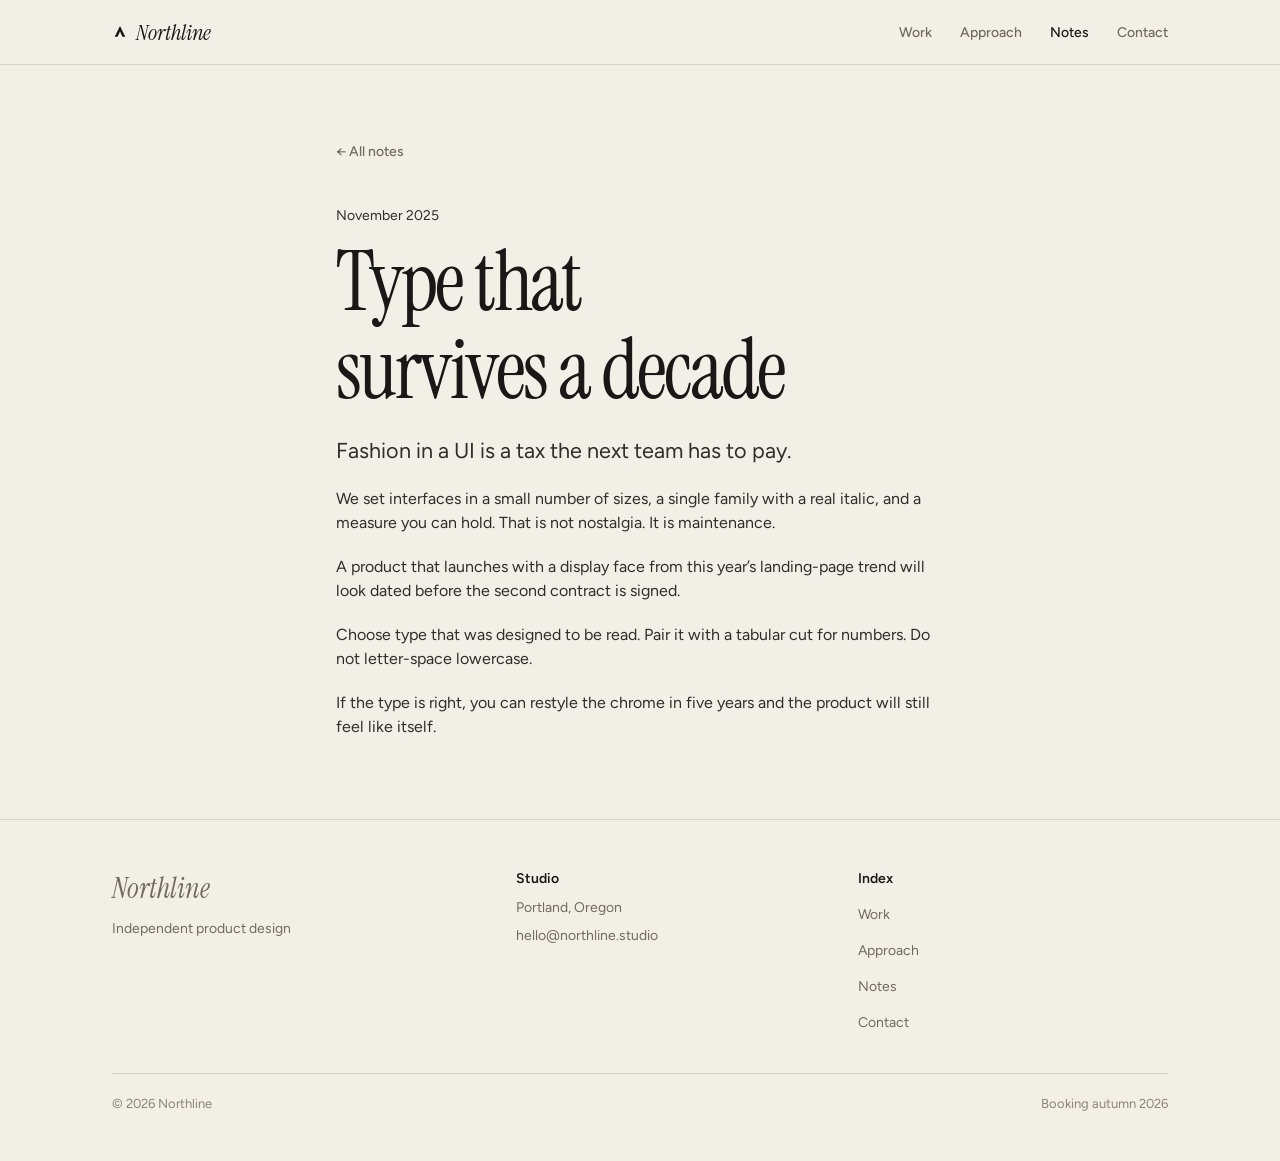
<file: northline-website/notes/type-that-survives.html>
<!DOCTYPE html>
<html lang="en">
<head>
<meta charset="UTF-8"/>
<meta name="viewport" content="width=device-width, initial-scale=1"/>
 <meta name="theme-color" content="#f2efe6"/>
<title>Type that survives a decade · Northline</title>
<meta name="description" content="Fashion in a UI is a tax the next team has to pay."/>
<meta property="og:title" content="Type that survives a decade · Northline"/>
<meta property="og:description" content="Fashion in a UI is a tax the next team has to pay."/>
<meta property="og:image" content="../og.jpg"/>
<meta property="og:image:width" content="1200"/>
<meta property="og:image:height" content="630"/>
<meta name="twitter:card" content="summary_large_image"/>
<link rel="icon" type="image/svg+xml" href="../favicon.svg"/>
<link rel="stylesheet" href="../styles.css"/>
</head>
<body>

<header>
  <div class="wrap nav">
    <a class="logo" href="../index.html">
      <svg viewBox="0 0 24 24" aria-hidden="true"><path d="M12 3 L20 19 H15.6 L12 11.2 L8.4 19 H4 Z" fill="currentColor"/></svg>
      Northline
    </a>
    <nav class="nav-links" aria-label="Primary">
      <a href="../work/index.html" class="">Work</a>
      <a href="../approach.html" class="">Approach</a>
      <a href="../notes/index.html" class="active">Notes</a>
      <a href="../contact.html" class="">Contact</a>
    </nav>
    <button class="menu-btn" type="button" aria-label="Open menu" aria-controls="mnav" aria-expanded="false" onclick="const m=document.getElementById('mnav'); const open=m.classList.toggle('open'); this.setAttribute('aria-expanded', String(open)); this.setAttribute('aria-label', open ? 'Close menu' : 'Open menu');">☰</button>
  </div>
  <nav id="mnav" class="mobile-nav wrap" aria-label="Mobile">
    <a href="../work/index.html">Work</a>
    <a href="../approach.html">Approach</a>
    <a href="../notes/index.html">Notes</a>
    <a href="../contact.html">Contact</a>
  </nav>
</header>

<main>

    <article class="wrap prose" style="padding-top:64px;padding-bottom:80px;margin:0 auto">
      <a class="back" href="index.html">← All notes</a>
      <p class="subtle" style="margin-top:32px;font-size:14px">November 2025</p>
      <h1>Type that survives a decade</h1>
      <p class="lede">Fashion in a UI is a tax the next team has to pay.</p>
      <p>We set interfaces in a small number of sizes, a single family with a real italic, and a measure you can hold. That is not nostalgia. It is maintenance.</p><p>A product that launches with a display face from this year’s landing-page trend will look dated before the second contract is signed.</p><p>Choose type that was designed to be read. Pair it with a tabular cut for numbers. Do not letter-space lowercase.</p><p>If the type is right, you can restyle the chrome in five years and the product will still feel like itself.</p>
    </article>
    
</main>

<footer>
  <div class="wrap">
    <div class="foot-grid">
      <div>
        <p class="logo" style="font-size:28px;margin-bottom:8px">Northline</p>
        <p>Independent product design</p>
      </div>
      <div>
        <h4>Studio</h4>
        <p>Portland, Oregon</p>
        <a href="mailto:hello@northline.studio">hello@northline.studio</a>
      </div>
      <div>
        <h4>Index</h4>
        <a href="../work/index.html">Work</a><br>
        <a href="../approach.html">Approach</a><br>
        <a href="../notes/index.html">Notes</a><br>
        <a href="../contact.html">Contact</a>
      </div>
    </div>
    <div class="foot-bottom">
      <p>© 2026 Northline</p>
      <p>Booking autumn 2026</p>
    </div>
  </div>
</footer>

</body>
</html>
</file>
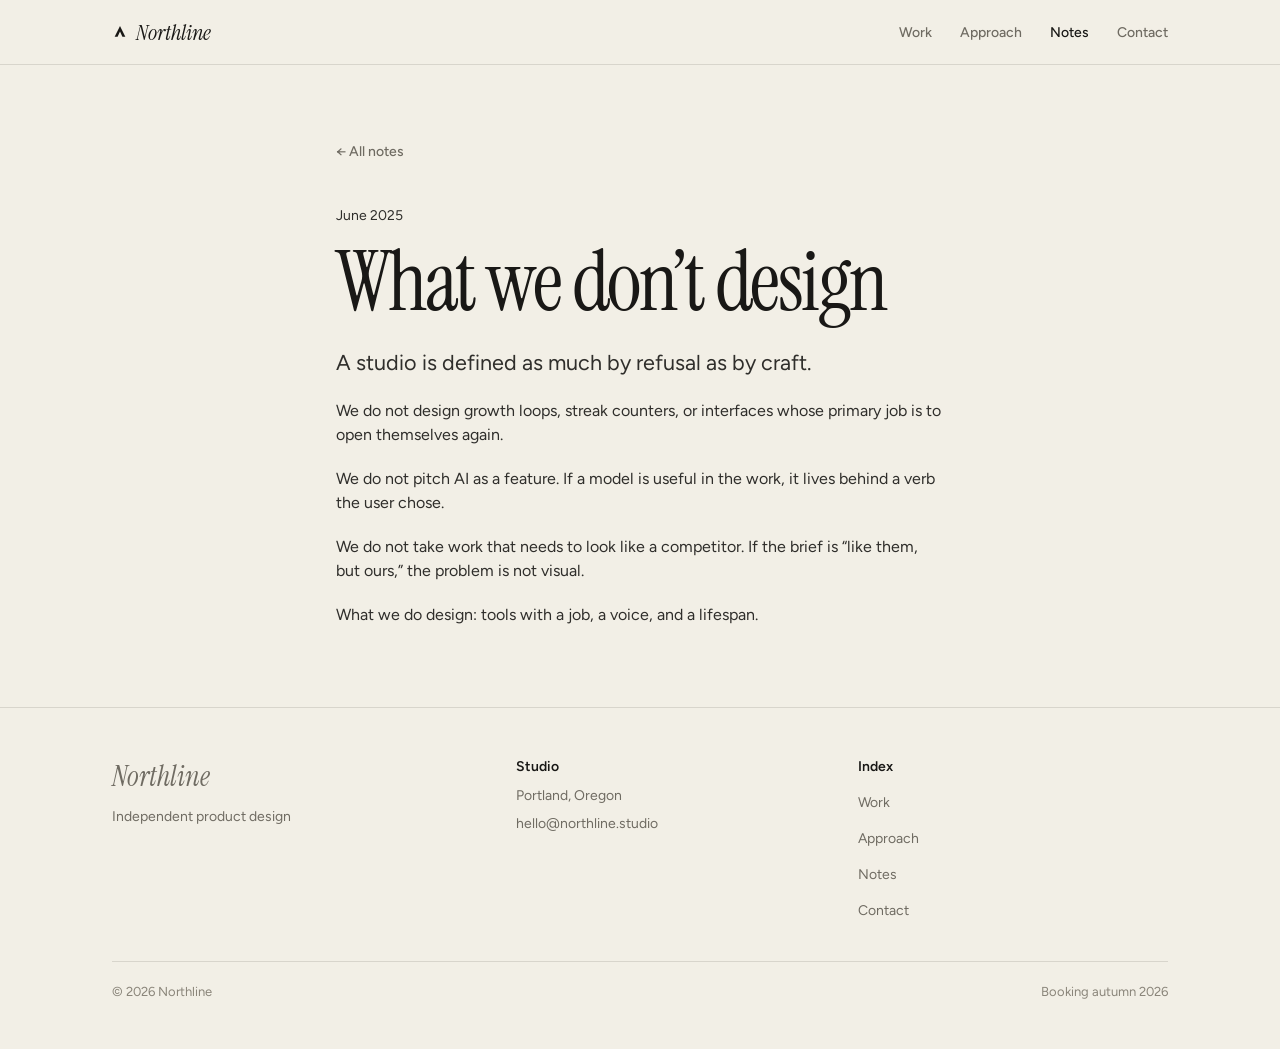
<file: northline-website/notes/what-we-dont-design.html>
<!DOCTYPE html>
<html lang="en">
<head>
<meta charset="UTF-8"/>
<meta name="viewport" content="width=device-width, initial-scale=1"/>
 <meta name="theme-color" content="#f2efe6"/>
<title>What we don’t design · Northline</title>
<meta name="description" content="A studio is defined as much by refusal as by craft."/>
<meta property="og:title" content="What we don’t design · Northline"/>
<meta property="og:description" content="A studio is defined as much by refusal as by craft."/>
<meta property="og:image" content="../og.jpg"/>
<meta property="og:image:width" content="1200"/>
<meta property="og:image:height" content="630"/>
<meta name="twitter:card" content="summary_large_image"/>
<link rel="icon" type="image/svg+xml" href="../favicon.svg"/>
<link rel="stylesheet" href="../styles.css"/>
</head>
<body>

<header>
  <div class="wrap nav">
    <a class="logo" href="../index.html">
      <svg viewBox="0 0 24 24" aria-hidden="true"><path d="M12 3 L20 19 H15.6 L12 11.2 L8.4 19 H4 Z" fill="currentColor"/></svg>
      Northline
    </a>
    <nav class="nav-links" aria-label="Primary">
      <a href="../work/index.html" class="">Work</a>
      <a href="../approach.html" class="">Approach</a>
      <a href="../notes/index.html" class="active">Notes</a>
      <a href="../contact.html" class="">Contact</a>
    </nav>
    <button class="menu-btn" type="button" aria-label="Open menu" aria-controls="mnav" aria-expanded="false" onclick="const m=document.getElementById('mnav'); const open=m.classList.toggle('open'); this.setAttribute('aria-expanded', String(open)); this.setAttribute('aria-label', open ? 'Close menu' : 'Open menu');">☰</button>
  </div>
  <nav id="mnav" class="mobile-nav wrap" aria-label="Mobile">
    <a href="../work/index.html">Work</a>
    <a href="../approach.html">Approach</a>
    <a href="../notes/index.html">Notes</a>
    <a href="../contact.html">Contact</a>
  </nav>
</header>

<main>

    <article class="wrap prose" style="padding-top:64px;padding-bottom:80px;margin:0 auto">
      <a class="back" href="index.html">← All notes</a>
      <p class="subtle" style="margin-top:32px;font-size:14px">June 2025</p>
      <h1>What we don’t design</h1>
      <p class="lede">A studio is defined as much by refusal as by craft.</p>
      <p>We do not design growth loops, streak counters, or interfaces whose primary job is to open themselves again.</p><p>We do not pitch AI as a feature. If a model is useful in the work, it lives behind a verb the user chose.</p><p>We do not take work that needs to look like a competitor. If the brief is “like them, but ours,” the problem is not visual.</p><p>What we do design: tools with a job, a voice, and a lifespan.</p>
    </article>
    
</main>

<footer>
  <div class="wrap">
    <div class="foot-grid">
      <div>
        <p class="logo" style="font-size:28px;margin-bottom:8px">Northline</p>
        <p>Independent product design</p>
      </div>
      <div>
        <h4>Studio</h4>
        <p>Portland, Oregon</p>
        <a href="mailto:hello@northline.studio">hello@northline.studio</a>
      </div>
      <div>
        <h4>Index</h4>
        <a href="../work/index.html">Work</a><br>
        <a href="../approach.html">Approach</a><br>
        <a href="../notes/index.html">Notes</a><br>
        <a href="../contact.html">Contact</a>
      </div>
    </div>
    <div class="foot-bottom">
      <p>© 2026 Northline</p>
      <p>Booking autumn 2026</p>
    </div>
  </div>
</footer>

</body>
</html>
</file>
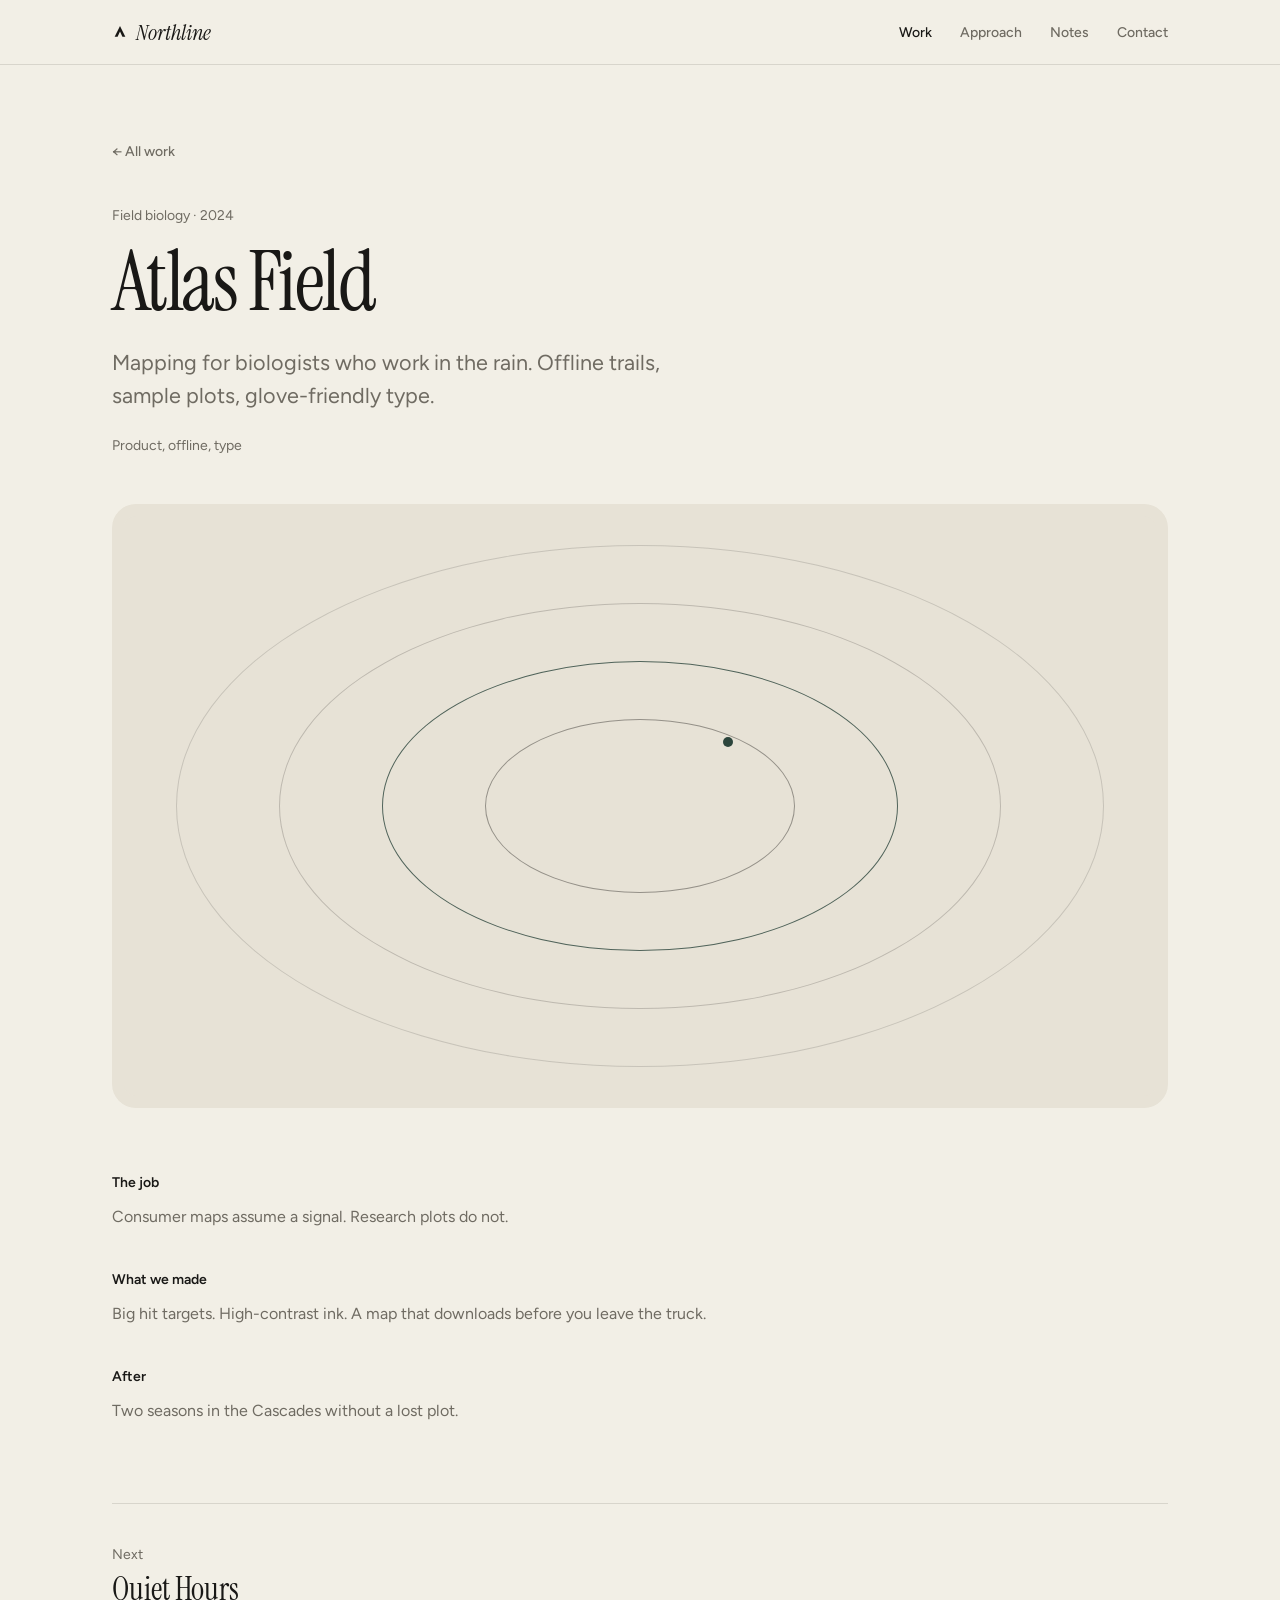
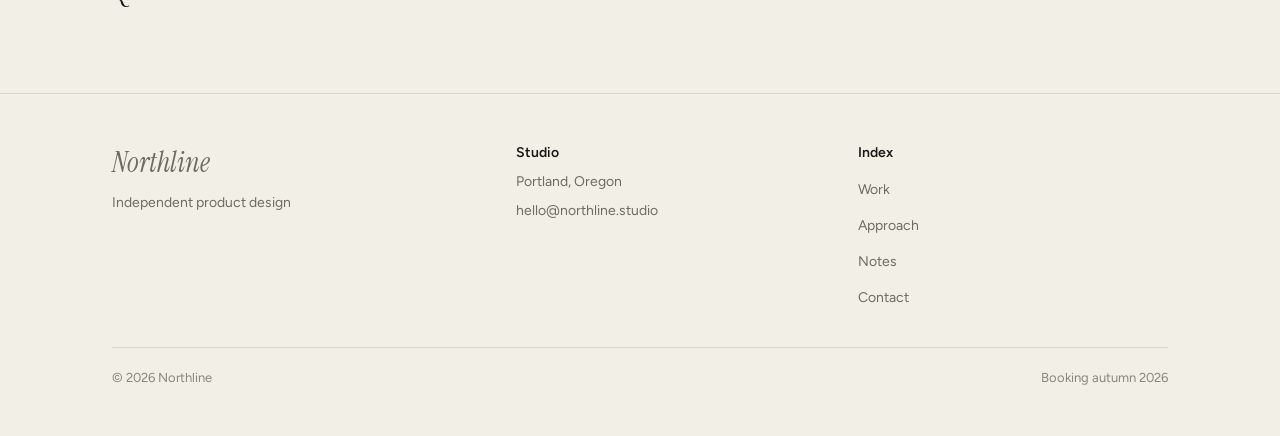
<file: northline-website/work/atlas-field.html>
<!DOCTYPE html>
<html lang="en">
<head>
<meta charset="UTF-8"/>
<meta name="viewport" content="width=device-width, initial-scale=1"/>
 <meta name="theme-color" content="#f2efe6"/>
<title>Atlas Field · Northline</title>
<meta name="description" content="Mapping for biologists who work in the rain. Offline trails, sample plots, glove-friendly type."/>
<meta property="og:title" content="Atlas Field · Northline"/>
<meta property="og:description" content="Mapping for biologists who work in the rain. Offline trails, sample plots, glove-friendly type."/>
<meta property="og:image" content="../og.jpg"/>
<meta property="og:image:width" content="1200"/>
<meta property="og:image:height" content="630"/>
<meta name="twitter:card" content="summary_large_image"/>
<link rel="icon" type="image/svg+xml" href="../favicon.svg"/>
<link rel="stylesheet" href="../styles.css"/>
</head>
<body>

<header>
  <div class="wrap nav">
    <a class="logo" href="../index.html">
      <svg viewBox="0 0 24 24" aria-hidden="true"><path d="M12 3 L20 19 H15.6 L12 11.2 L8.4 19 H4 Z" fill="currentColor"/></svg>
      Northline
    </a>
    <nav class="nav-links" aria-label="Primary">
      <a href="../work/index.html" class="active">Work</a>
      <a href="../approach.html" class="">Approach</a>
      <a href="../notes/index.html" class="">Notes</a>
      <a href="../contact.html" class="">Contact</a>
    </nav>
    <button class="menu-btn" type="button" aria-label="Open menu" aria-controls="mnav" aria-expanded="false" onclick="const m=document.getElementById('mnav'); const open=m.classList.toggle('open'); this.setAttribute('aria-expanded', String(open)); this.setAttribute('aria-label', open ? 'Close menu' : 'Open menu');">☰</button>
  </div>
  <nav id="mnav" class="mobile-nav wrap" aria-label="Mobile">
    <a href="../work/index.html">Work</a>
    <a href="../approach.html">Approach</a>
    <a href="../notes/index.html">Notes</a>
    <a href="../contact.html">Contact</a>
  </nav>
</header>

<main>

    <article class="wrap" style="padding-top:64px;padding-bottom:80px">
      <a class="back" href="index.html">← All work</a>
      <div style="margin-top:32px;display:grid;gap:24px">
        <div>
          <p class="muted" style="font-size:14px">Field biology · 2024</p>
          <h1>Atlas Field</h1>
          <p class="lede">Mapping for biologists who work in the rain. Offline trails, sample plots, glove-friendly type.</p>
        </div>
        <p class="muted" style="font-size:14px">Product, offline, type</p>
      </div>
      <div class="card-art" style="margin-top:48px"><div class="cover wide"><div class="art art-atlas"><div class="c c1"></div><div class="c c2"></div><div class="c c3"></div><div class="c c4"></div><div class="dot"></div></div></div></div>
      <div class="grid-2" style="margin-top:64px;grid-template-columns:1fr;gap:40px">
        <section><h3 style="font-size:14px;font-family:var(--font-sans);font-weight:600">The job</h3><p class="muted" style="margin-top:12px">Consumer maps assume a signal. Research plots do not.</p></section>
        <section><h3 style="font-size:14px;font-family:var(--font-sans);font-weight:600">What we made</h3><p class="muted" style="margin-top:12px">Big hit targets. High-contrast ink. A map that downloads before you leave the truck.</p></section>
        <section><h3 style="font-size:14px;font-family:var(--font-sans);font-weight:600">After</h3><p class="muted" style="margin-top:12px">Two seasons in the Cascades without a lost plot.</p></section>
      </div>
      <div style="margin-top:80px;padding-top:40px;border-top:1px solid var(--border)">
        <p class="muted" style="font-size:14px">Next</p>
        <a href="quiet-hours.html" style="font-family:var(--font-display);font-size:2rem">Quiet Hours</a>
      </div>
    </article>
    
</main>

<footer>
  <div class="wrap">
    <div class="foot-grid">
      <div>
        <p class="logo" style="font-size:28px;margin-bottom:8px">Northline</p>
        <p>Independent product design</p>
      </div>
      <div>
        <h4>Studio</h4>
        <p>Portland, Oregon</p>
        <a href="mailto:hello@northline.studio">hello@northline.studio</a>
      </div>
      <div>
        <h4>Index</h4>
        <a href="../work/index.html">Work</a><br>
        <a href="../approach.html">Approach</a><br>
        <a href="../notes/index.html">Notes</a><br>
        <a href="../contact.html">Contact</a>
      </div>
    </div>
    <div class="foot-bottom">
      <p>© 2026 Northline</p>
      <p>Booking autumn 2026</p>
    </div>
  </div>
</footer>

</body>
</html>
</file>
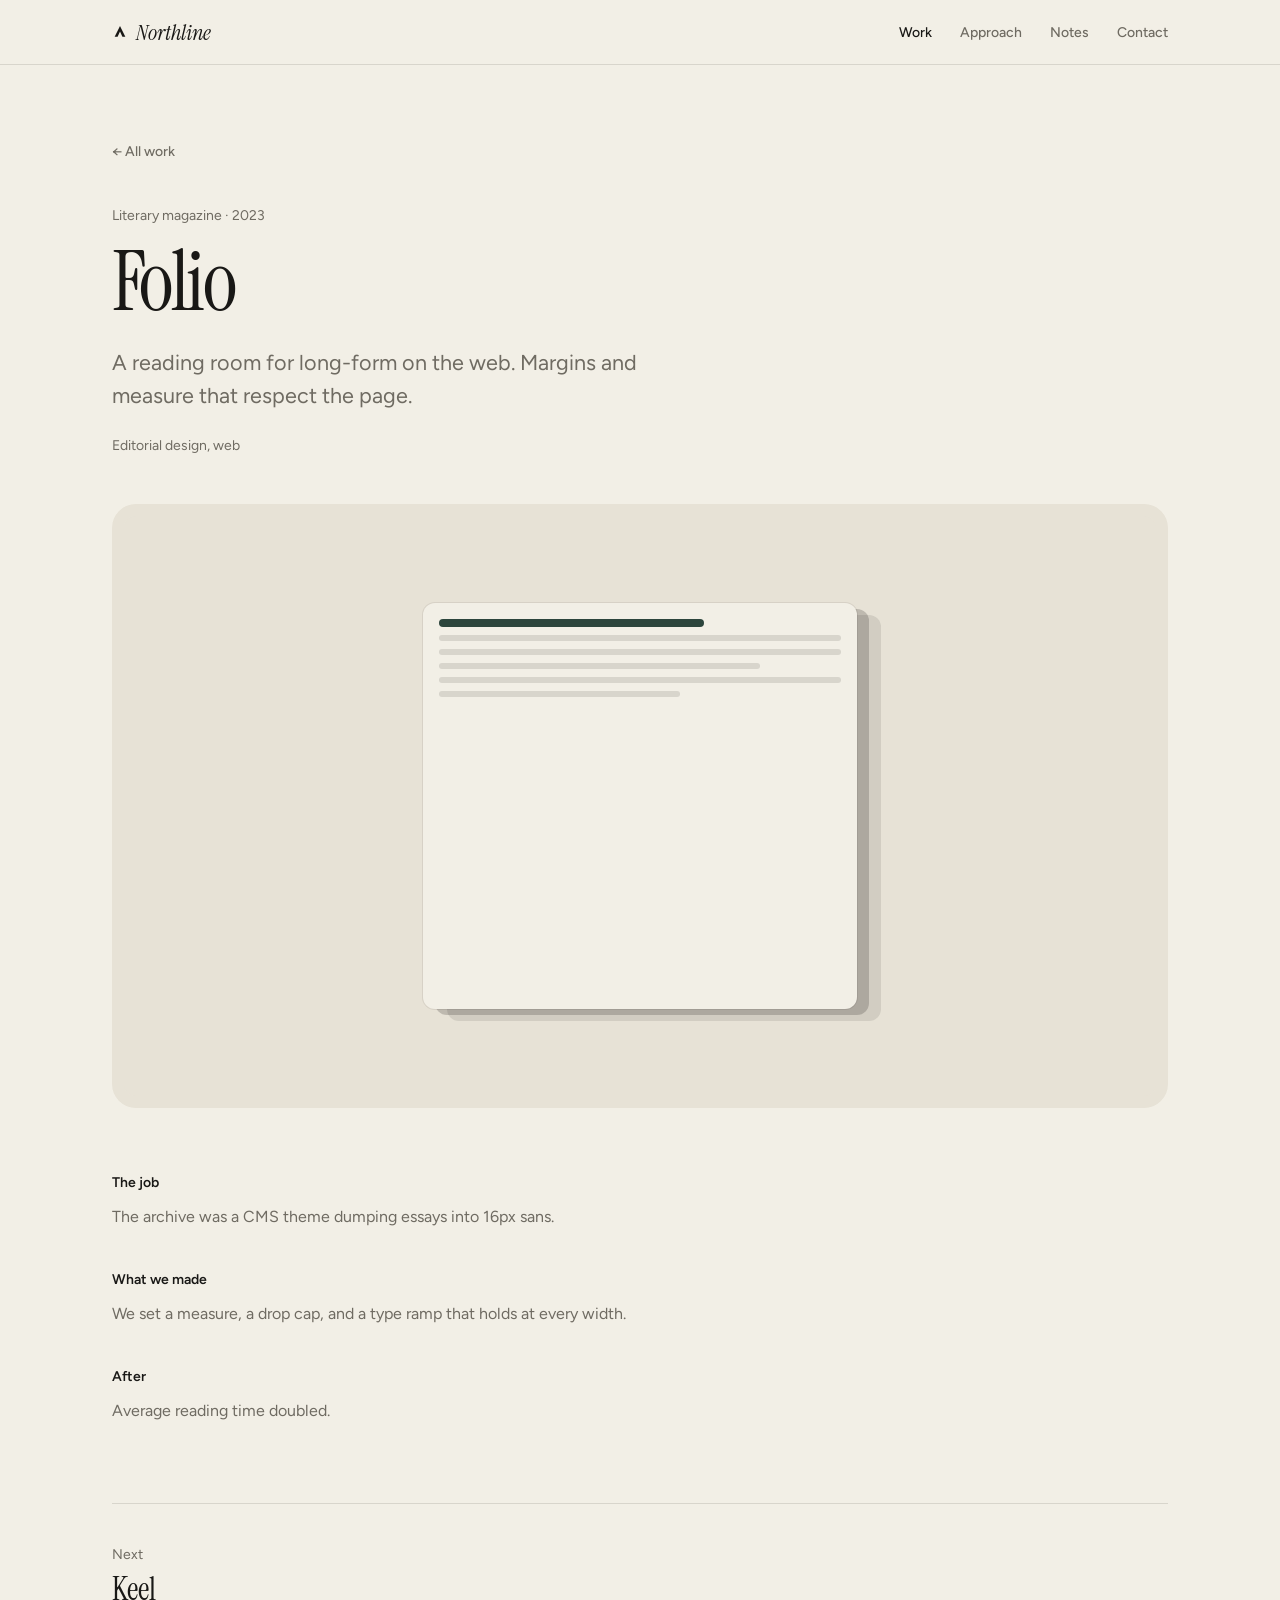
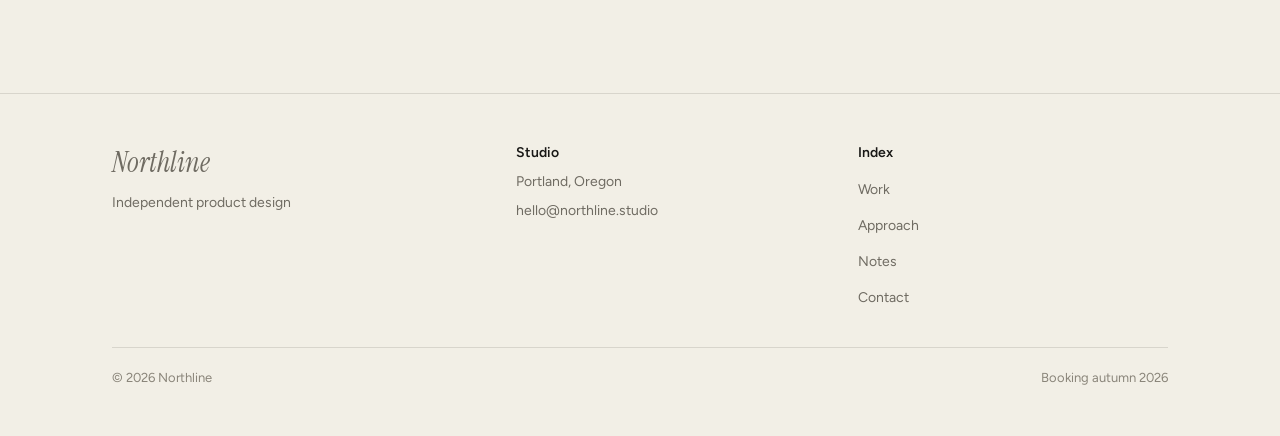
<file: northline-website/work/folio.html>
<!DOCTYPE html>
<html lang="en">
<head>
<meta charset="UTF-8"/>
<meta name="viewport" content="width=device-width, initial-scale=1"/>
 <meta name="theme-color" content="#f2efe6"/>
<title>Folio · Northline</title>
<meta name="description" content="A reading room for long-form on the web. Margins and measure that respect the page."/>
<meta property="og:title" content="Folio · Northline"/>
<meta property="og:description" content="A reading room for long-form on the web. Margins and measure that respect the page."/>
<meta property="og:image" content="../og.jpg"/>
<meta property="og:image:width" content="1200"/>
<meta property="og:image:height" content="630"/>
<meta name="twitter:card" content="summary_large_image"/>
<link rel="icon" type="image/svg+xml" href="../favicon.svg"/>
<link rel="stylesheet" href="../styles.css"/>
</head>
<body>

<header>
  <div class="wrap nav">
    <a class="logo" href="../index.html">
      <svg viewBox="0 0 24 24" aria-hidden="true"><path d="M12 3 L20 19 H15.6 L12 11.2 L8.4 19 H4 Z" fill="currentColor"/></svg>
      Northline
    </a>
    <nav class="nav-links" aria-label="Primary">
      <a href="../work/index.html" class="active">Work</a>
      <a href="../approach.html" class="">Approach</a>
      <a href="../notes/index.html" class="">Notes</a>
      <a href="../contact.html" class="">Contact</a>
    </nav>
    <button class="menu-btn" type="button" aria-label="Open menu" aria-controls="mnav" aria-expanded="false" onclick="const m=document.getElementById('mnav'); const open=m.classList.toggle('open'); this.setAttribute('aria-expanded', String(open)); this.setAttribute('aria-label', open ? 'Close menu' : 'Open menu');">☰</button>
  </div>
  <nav id="mnav" class="mobile-nav wrap" aria-label="Mobile">
    <a href="../work/index.html">Work</a>
    <a href="../approach.html">Approach</a>
    <a href="../notes/index.html">Notes</a>
    <a href="../contact.html">Contact</a>
  </nav>
</header>

<main>

    <article class="wrap" style="padding-top:64px;padding-bottom:80px">
      <a class="back" href="index.html">← All work</a>
      <div style="margin-top:32px;display:grid;gap:24px">
        <div>
          <p class="muted" style="font-size:14px">Literary magazine · 2023</p>
          <h1>Folio</h1>
          <p class="lede">A reading room for long-form on the web. Margins and measure that respect the page.</p>
        </div>
        <p class="muted" style="font-size:14px">Editorial design, web</p>
      </div>
      <div class="card-art" style="margin-top:48px"><div class="cover wide"><div class="art art-folio">
      <div class="p1"></div><div class="p2"></div>
      <div class="p3"><span class="a"></span><span></span><span></span><span style="width:80%"></span><span></span><span style="width:60%"></span></div>
    </div></div></div>
      <div class="grid-2" style="margin-top:64px;grid-template-columns:1fr;gap:40px">
        <section><h3 style="font-size:14px;font-family:var(--font-sans);font-weight:600">The job</h3><p class="muted" style="margin-top:12px">The archive was a CMS theme dumping essays into 16px sans.</p></section>
        <section><h3 style="font-size:14px;font-family:var(--font-sans);font-weight:600">What we made</h3><p class="muted" style="margin-top:12px">We set a measure, a drop cap, and a type ramp that holds at every width.</p></section>
        <section><h3 style="font-size:14px;font-family:var(--font-sans);font-weight:600">After</h3><p class="muted" style="margin-top:12px">Average reading time doubled.</p></section>
      </div>
      <div style="margin-top:80px;padding-top:40px;border-top:1px solid var(--border)">
        <p class="muted" style="font-size:14px">Next</p>
        <a href="keel.html" style="font-family:var(--font-display);font-size:2rem">Keel</a>
      </div>
    </article>
    
</main>

<footer>
  <div class="wrap">
    <div class="foot-grid">
      <div>
        <p class="logo" style="font-size:28px;margin-bottom:8px">Northline</p>
        <p>Independent product design</p>
      </div>
      <div>
        <h4>Studio</h4>
        <p>Portland, Oregon</p>
        <a href="mailto:hello@northline.studio">hello@northline.studio</a>
      </div>
      <div>
        <h4>Index</h4>
        <a href="../work/index.html">Work</a><br>
        <a href="../approach.html">Approach</a><br>
        <a href="../notes/index.html">Notes</a><br>
        <a href="../contact.html">Contact</a>
      </div>
    </div>
    <div class="foot-bottom">
      <p>© 2026 Northline</p>
      <p>Booking autumn 2026</p>
    </div>
  </div>
</footer>

</body>
</html>
</file>
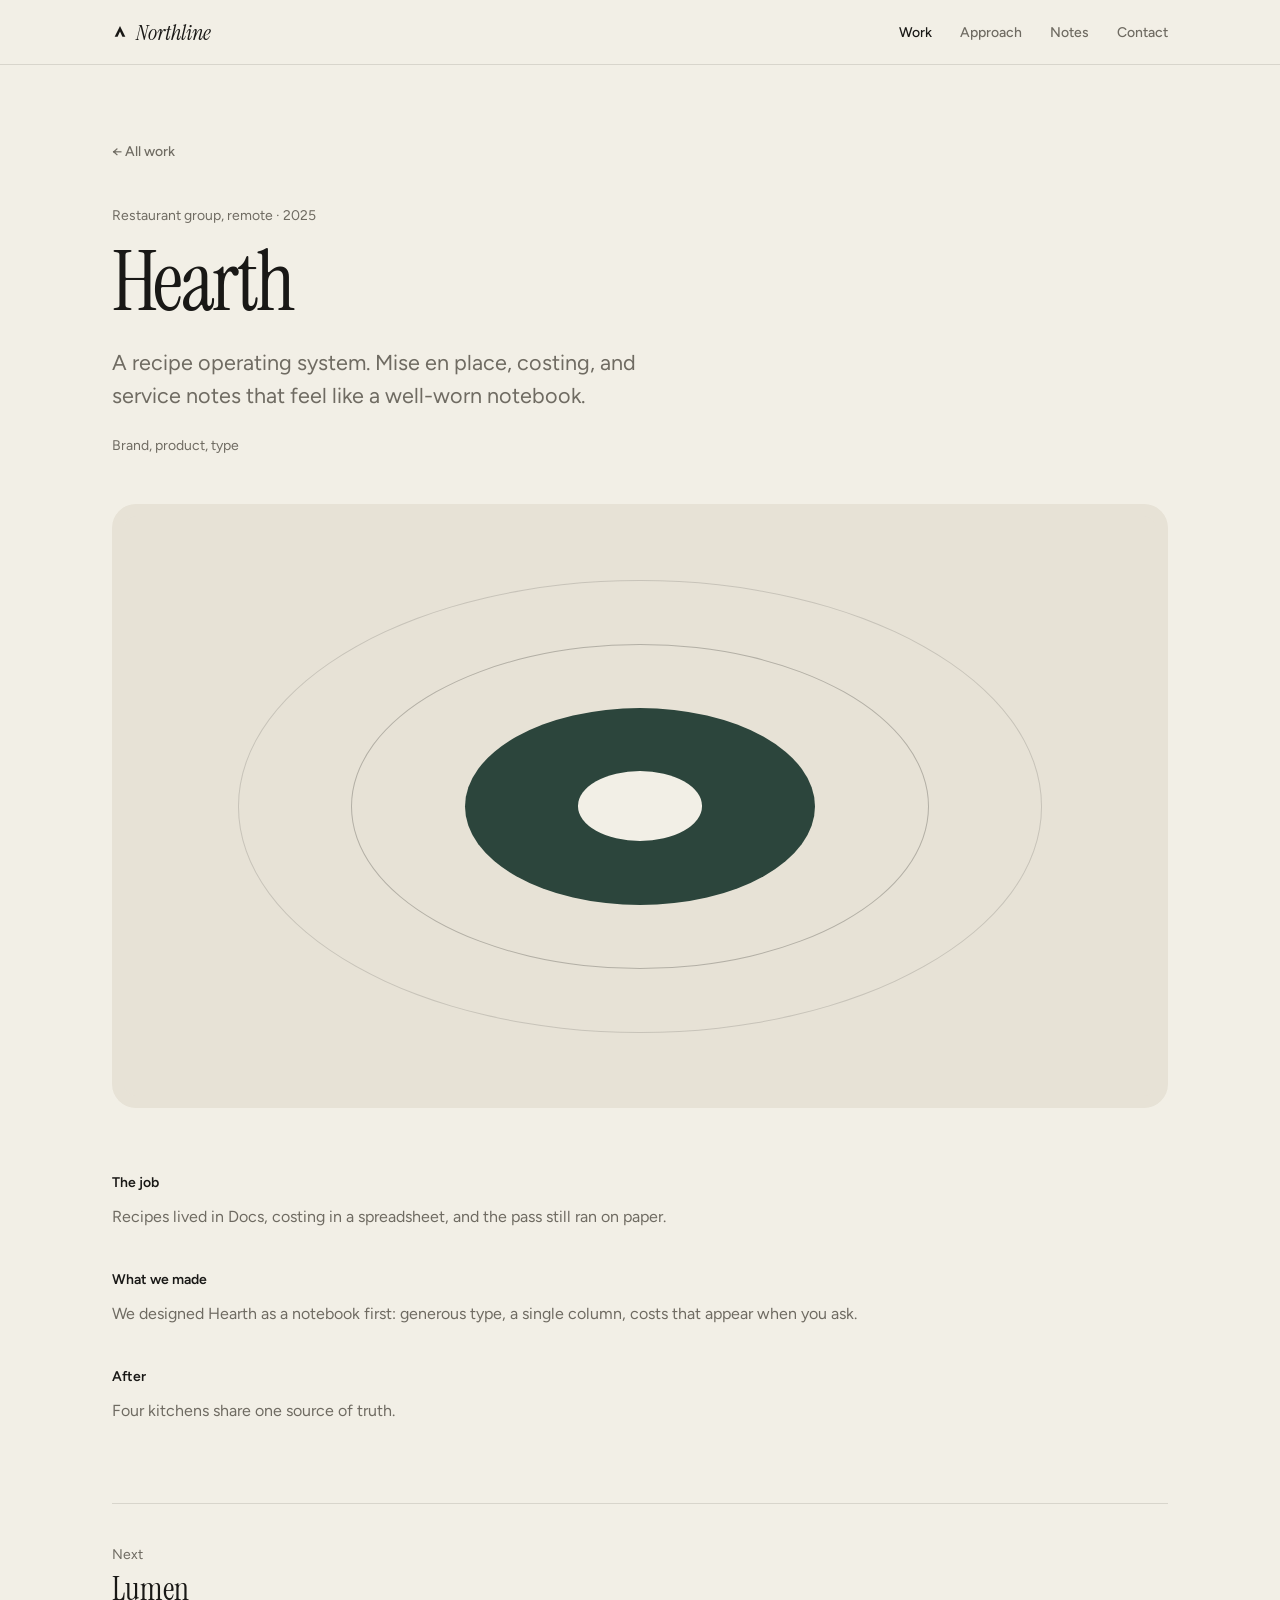
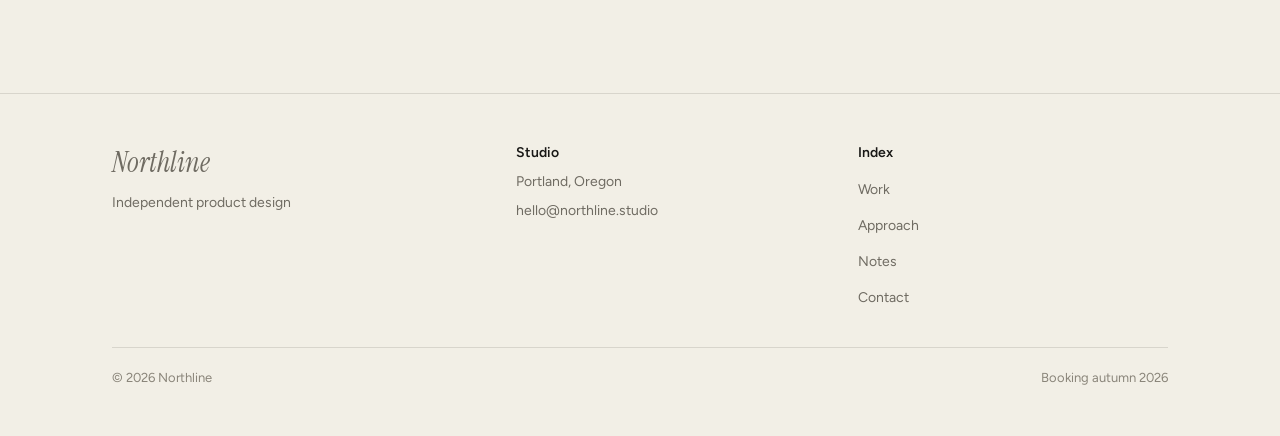
<file: northline-website/work/hearth.html>
<!DOCTYPE html>
<html lang="en">
<head>
<meta charset="UTF-8"/>
<meta name="viewport" content="width=device-width, initial-scale=1"/>
 <meta name="theme-color" content="#f2efe6"/>
<title>Hearth · Northline</title>
<meta name="description" content="A recipe operating system. Mise en place, costing, and service notes that feel like a well-worn notebook."/>
<meta property="og:title" content="Hearth · Northline"/>
<meta property="og:description" content="A recipe operating system. Mise en place, costing, and service notes that feel like a well-worn notebook."/>
<meta property="og:image" content="../og.jpg"/>
<meta property="og:image:width" content="1200"/>
<meta property="og:image:height" content="630"/>
<meta name="twitter:card" content="summary_large_image"/>
<link rel="icon" type="image/svg+xml" href="../favicon.svg"/>
<link rel="stylesheet" href="../styles.css"/>
</head>
<body>

<header>
  <div class="wrap nav">
    <a class="logo" href="../index.html">
      <svg viewBox="0 0 24 24" aria-hidden="true"><path d="M12 3 L20 19 H15.6 L12 11.2 L8.4 19 H4 Z" fill="currentColor"/></svg>
      Northline
    </a>
    <nav class="nav-links" aria-label="Primary">
      <a href="../work/index.html" class="active">Work</a>
      <a href="../approach.html" class="">Approach</a>
      <a href="../notes/index.html" class="">Notes</a>
      <a href="../contact.html" class="">Contact</a>
    </nav>
    <button class="menu-btn" type="button" aria-label="Open menu" aria-controls="mnav" aria-expanded="false" onclick="const m=document.getElementById('mnav'); const open=m.classList.toggle('open'); this.setAttribute('aria-expanded', String(open)); this.setAttribute('aria-label', open ? 'Close menu' : 'Open menu');">☰</button>
  </div>
  <nav id="mnav" class="mobile-nav wrap" aria-label="Mobile">
    <a href="../work/index.html">Work</a>
    <a href="../approach.html">Approach</a>
    <a href="../notes/index.html">Notes</a>
    <a href="../contact.html">Contact</a>
  </nav>
</header>

<main>

    <article class="wrap" style="padding-top:64px;padding-bottom:80px">
      <a class="back" href="index.html">← All work</a>
      <div style="margin-top:32px;display:grid;gap:24px">
        <div>
          <p class="muted" style="font-size:14px">Restaurant group, remote · 2025</p>
          <h1>Hearth</h1>
          <p class="lede">A recipe operating system. Mise en place, costing, and service notes that feel like a well-worn notebook.</p>
        </div>
        <p class="muted" style="font-size:14px">Brand, product, type</p>
      </div>
      <div class="card-art" style="margin-top:48px"><div class="cover wide"><div class="art art-hearth"><div class="r1"></div><div class="r2"></div><div class="r3"></div><div class="r4"></div></div></div></div>
      <div class="grid-2" style="margin-top:64px;grid-template-columns:1fr;gap:40px">
        <section><h3 style="font-size:14px;font-family:var(--font-sans);font-weight:600">The job</h3><p class="muted" style="margin-top:12px">Recipes lived in Docs, costing in a spreadsheet, and the pass still ran on paper.</p></section>
        <section><h3 style="font-size:14px;font-family:var(--font-sans);font-weight:600">What we made</h3><p class="muted" style="margin-top:12px">We designed Hearth as a notebook first: generous type, a single column, costs that appear when you ask.</p></section>
        <section><h3 style="font-size:14px;font-family:var(--font-sans);font-weight:600">After</h3><p class="muted" style="margin-top:12px">Four kitchens share one source of truth.</p></section>
      </div>
      <div style="margin-top:80px;padding-top:40px;border-top:1px solid var(--border)">
        <p class="muted" style="font-size:14px">Next</p>
        <a href="lumen.html" style="font-family:var(--font-display);font-size:2rem">Lumen</a>
      </div>
    </article>
    
</main>

<footer>
  <div class="wrap">
    <div class="foot-grid">
      <div>
        <p class="logo" style="font-size:28px;margin-bottom:8px">Northline</p>
        <p>Independent product design</p>
      </div>
      <div>
        <h4>Studio</h4>
        <p>Portland, Oregon</p>
        <a href="mailto:hello@northline.studio">hello@northline.studio</a>
      </div>
      <div>
        <h4>Index</h4>
        <a href="../work/index.html">Work</a><br>
        <a href="../approach.html">Approach</a><br>
        <a href="../notes/index.html">Notes</a><br>
        <a href="../contact.html">Contact</a>
      </div>
    </div>
    <div class="foot-bottom">
      <p>© 2026 Northline</p>
      <p>Booking autumn 2026</p>
    </div>
  </div>
</footer>

</body>
</html>
</file>
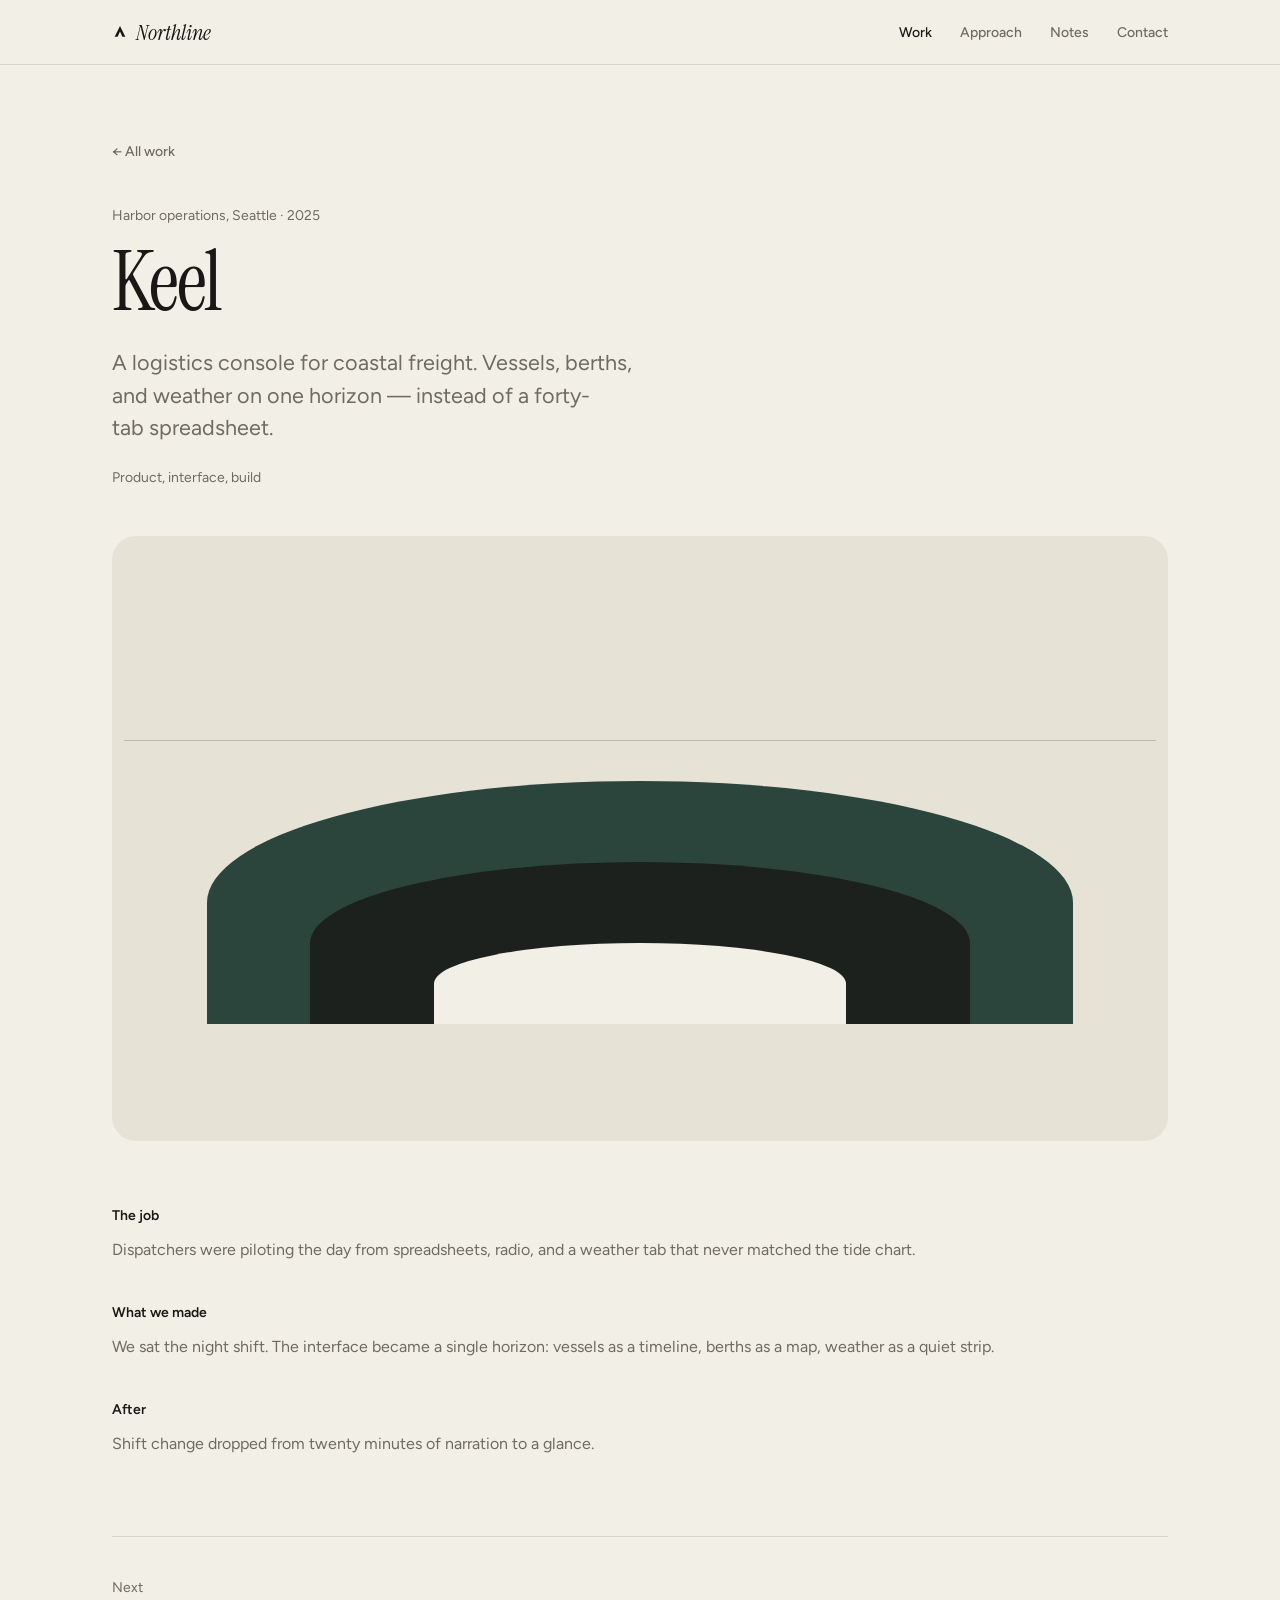
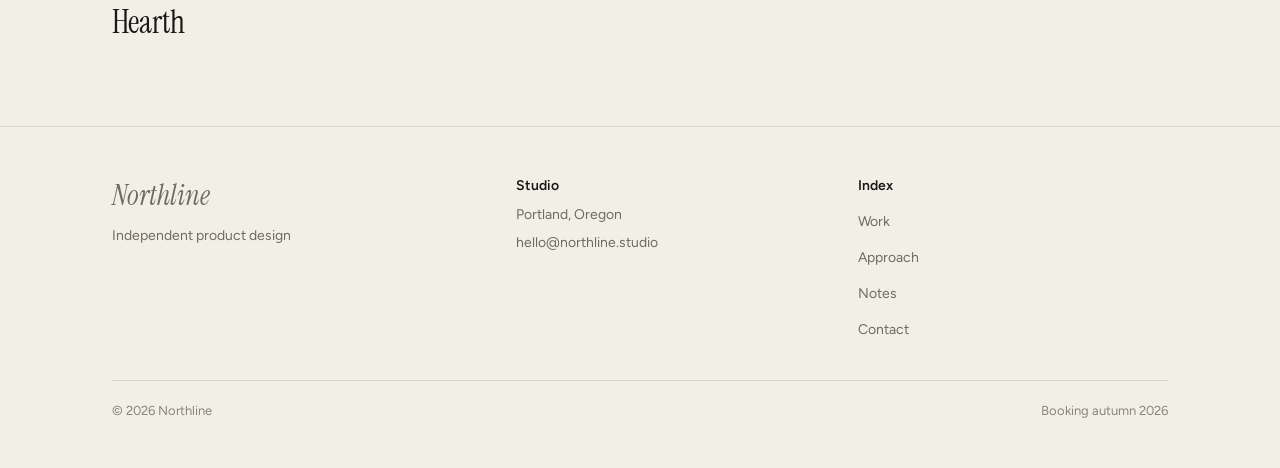
<file: northline-website/work/keel.html>
<!DOCTYPE html>
<html lang="en">
<head>
<meta charset="UTF-8"/>
<meta name="viewport" content="width=device-width, initial-scale=1"/>
 <meta name="theme-color" content="#f2efe6"/>
<title>Keel · Northline</title>
<meta name="description" content="A logistics console for coastal freight. Vessels, berths, and weather on one horizon — instead of a forty-tab spreadsheet."/>
<meta property="og:title" content="Keel · Northline"/>
<meta property="og:description" content="A logistics console for coastal freight. Vessels, berths, and weather on one horizon — instead of a forty-tab spreadsheet."/>
<meta property="og:image" content="../og.jpg"/>
<meta property="og:image:width" content="1200"/>
<meta property="og:image:height" content="630"/>
<meta name="twitter:card" content="summary_large_image"/>
<link rel="icon" type="image/svg+xml" href="../favicon.svg"/>
<link rel="stylesheet" href="../styles.css"/>
</head>
<body>

<header>
  <div class="wrap nav">
    <a class="logo" href="../index.html">
      <svg viewBox="0 0 24 24" aria-hidden="true"><path d="M12 3 L20 19 H15.6 L12 11.2 L8.4 19 H4 Z" fill="currentColor"/></svg>
      Northline
    </a>
    <nav class="nav-links" aria-label="Primary">
      <a href="../work/index.html" class="active">Work</a>
      <a href="../approach.html" class="">Approach</a>
      <a href="../notes/index.html" class="">Notes</a>
      <a href="../contact.html" class="">Contact</a>
    </nav>
    <button class="menu-btn" type="button" aria-label="Open menu" aria-controls="mnav" aria-expanded="false" onclick="const m=document.getElementById('mnav'); const open=m.classList.toggle('open'); this.setAttribute('aria-expanded', String(open)); this.setAttribute('aria-label', open ? 'Close menu' : 'Open menu');">☰</button>
  </div>
  <nav id="mnav" class="mobile-nav wrap" aria-label="Mobile">
    <a href="../work/index.html">Work</a>
    <a href="../approach.html">Approach</a>
    <a href="../notes/index.html">Notes</a>
    <a href="../contact.html">Contact</a>
  </nav>
</header>

<main>

    <article class="wrap" style="padding-top:64px;padding-bottom:80px">
      <a class="back" href="index.html">← All work</a>
      <div style="margin-top:32px;display:grid;gap:24px">
        <div>
          <p class="muted" style="font-size:14px">Harbor operations, Seattle · 2025</p>
          <h1>Keel</h1>
          <p class="lede">A logistics console for coastal freight. Vessels, berths, and weather on one horizon — instead of a forty-tab spreadsheet.</p>
        </div>
        <p class="muted" style="font-size:14px">Product, interface, build</p>
      </div>
      <div class="card-art" style="margin-top:48px"><div class="cover wide"><div class="art art-keel"><div class="line"></div><div class="hull1"></div><div class="hull2"></div><div class="hull3"></div></div></div></div>
      <div class="grid-2" style="margin-top:64px;grid-template-columns:1fr;gap:40px">
        <section><h3 style="font-size:14px;font-family:var(--font-sans);font-weight:600">The job</h3><p class="muted" style="margin-top:12px">Dispatchers were piloting the day from spreadsheets, radio, and a weather tab that never matched the tide chart.</p></section>
        <section><h3 style="font-size:14px;font-family:var(--font-sans);font-weight:600">What we made</h3><p class="muted" style="margin-top:12px">We sat the night shift. The interface became a single horizon: vessels as a timeline, berths as a map, weather as a quiet strip.</p></section>
        <section><h3 style="font-size:14px;font-family:var(--font-sans);font-weight:600">After</h3><p class="muted" style="margin-top:12px">Shift change dropped from twenty minutes of narration to a glance.</p></section>
      </div>
      <div style="margin-top:80px;padding-top:40px;border-top:1px solid var(--border)">
        <p class="muted" style="font-size:14px">Next</p>
        <a href="hearth.html" style="font-family:var(--font-display);font-size:2rem">Hearth</a>
      </div>
    </article>
    
</main>

<footer>
  <div class="wrap">
    <div class="foot-grid">
      <div>
        <p class="logo" style="font-size:28px;margin-bottom:8px">Northline</p>
        <p>Independent product design</p>
      </div>
      <div>
        <h4>Studio</h4>
        <p>Portland, Oregon</p>
        <a href="mailto:hello@northline.studio">hello@northline.studio</a>
      </div>
      <div>
        <h4>Index</h4>
        <a href="../work/index.html">Work</a><br>
        <a href="../approach.html">Approach</a><br>
        <a href="../notes/index.html">Notes</a><br>
        <a href="../contact.html">Contact</a>
      </div>
    </div>
    <div class="foot-bottom">
      <p>© 2026 Northline</p>
      <p>Booking autumn 2026</p>
    </div>
  </div>
</footer>

</body>
</html>
</file>
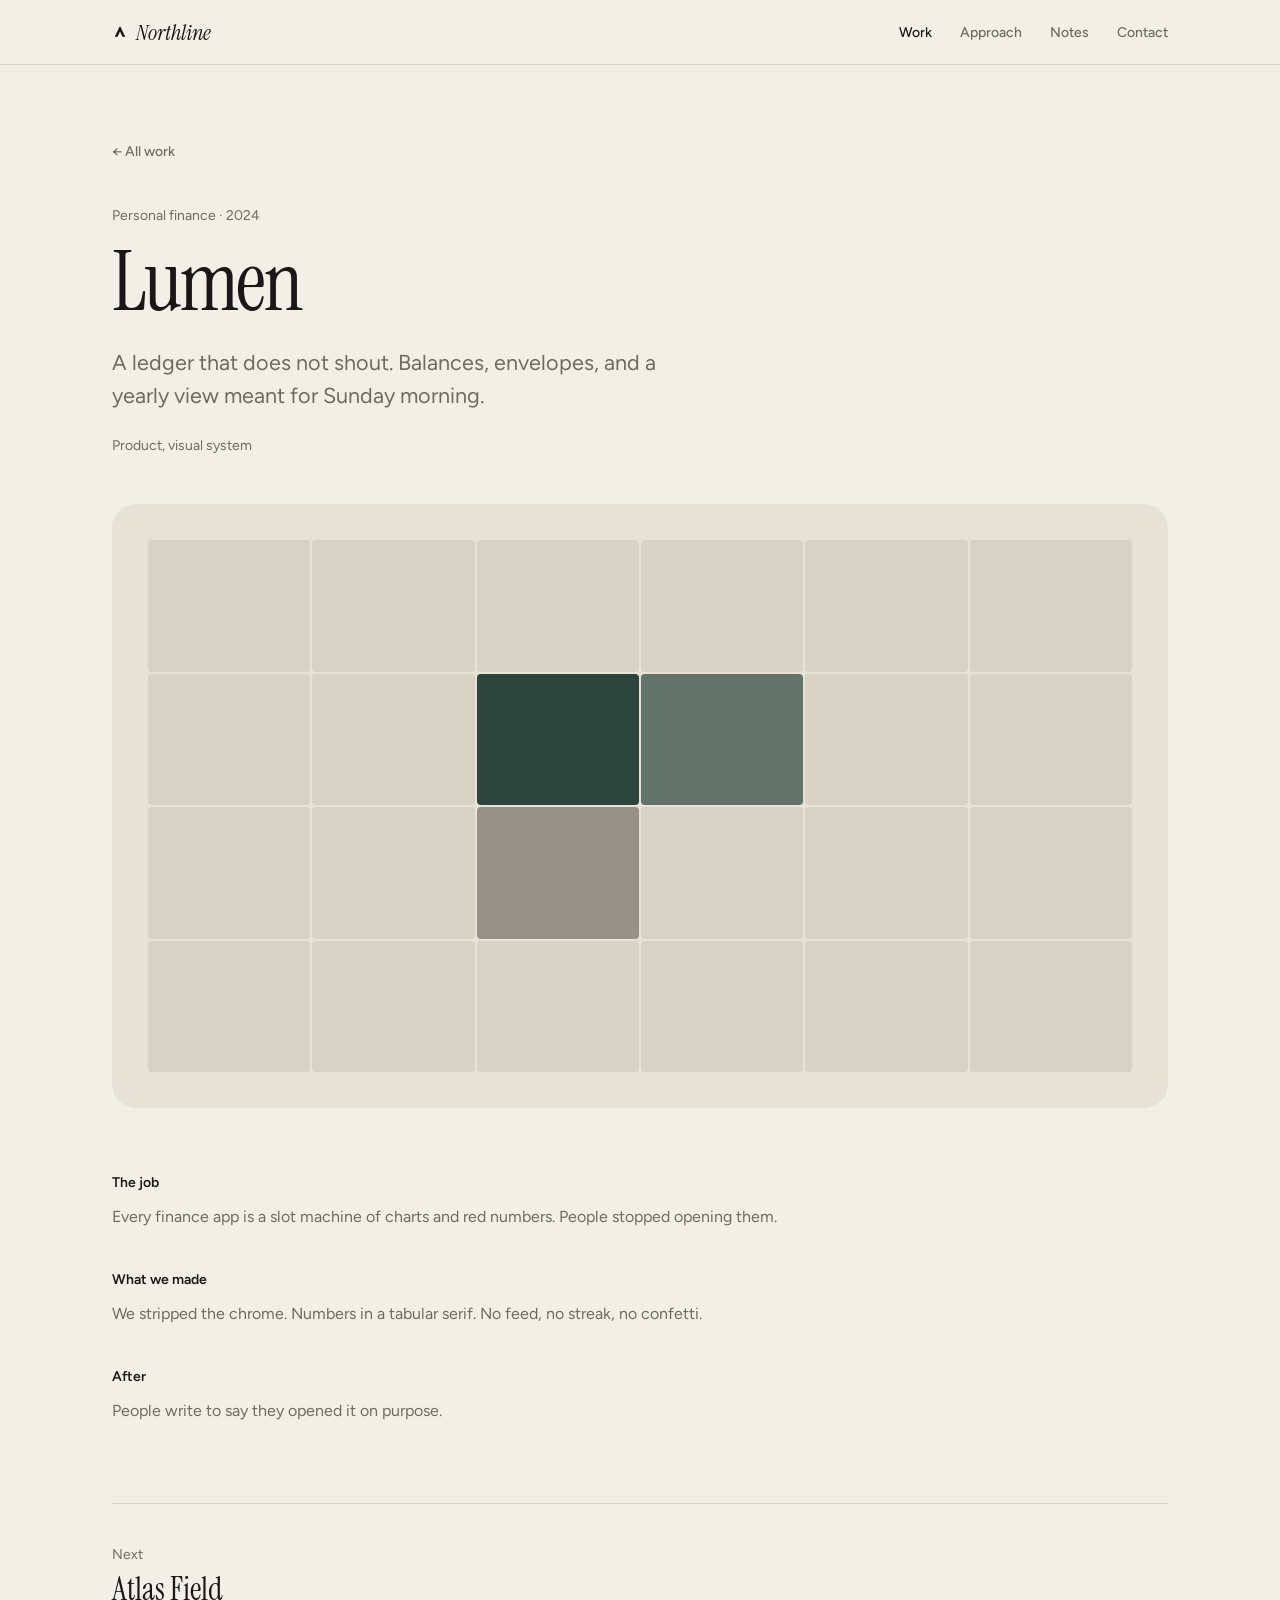
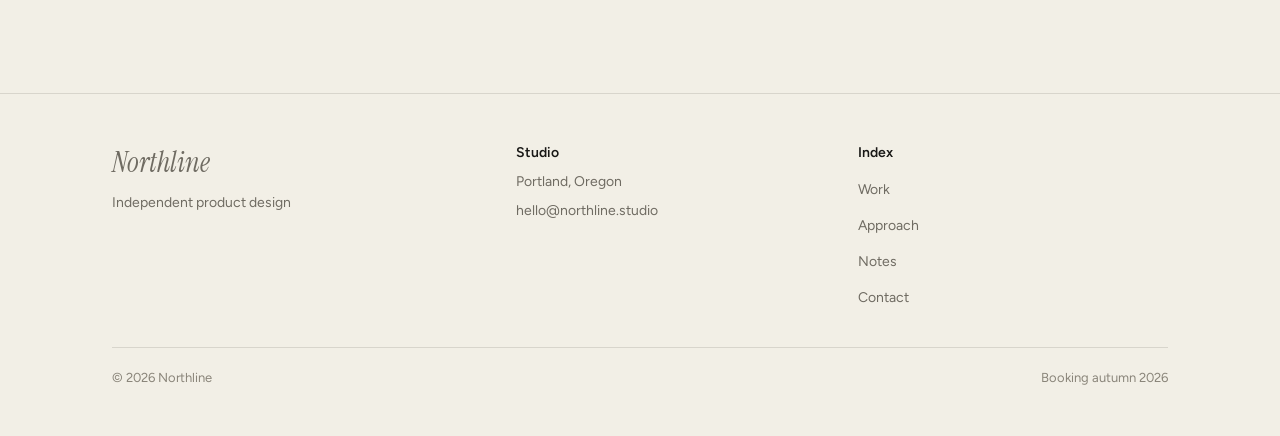
<file: northline-website/work/lumen.html>
<!DOCTYPE html>
<html lang="en">
<head>
<meta charset="UTF-8"/>
<meta name="viewport" content="width=device-width, initial-scale=1"/>
 <meta name="theme-color" content="#f2efe6"/>
<title>Lumen · Northline</title>
<meta name="description" content="A ledger that does not shout. Balances, envelopes, and a yearly view meant for Sunday morning."/>
<meta property="og:title" content="Lumen · Northline"/>
<meta property="og:description" content="A ledger that does not shout. Balances, envelopes, and a yearly view meant for Sunday morning."/>
<meta property="og:image" content="../og.jpg"/>
<meta property="og:image:width" content="1200"/>
<meta property="og:image:height" content="630"/>
<meta name="twitter:card" content="summary_large_image"/>
<link rel="icon" type="image/svg+xml" href="../favicon.svg"/>
<link rel="stylesheet" href="../styles.css"/>
</head>
<body>

<header>
  <div class="wrap nav">
    <a class="logo" href="../index.html">
      <svg viewBox="0 0 24 24" aria-hidden="true"><path d="M12 3 L20 19 H15.6 L12 11.2 L8.4 19 H4 Z" fill="currentColor"/></svg>
      Northline
    </a>
    <nav class="nav-links" aria-label="Primary">
      <a href="../work/index.html" class="active">Work</a>
      <a href="../approach.html" class="">Approach</a>
      <a href="../notes/index.html" class="">Notes</a>
      <a href="../contact.html" class="">Contact</a>
    </nav>
    <button class="menu-btn" type="button" aria-label="Open menu" aria-controls="mnav" aria-expanded="false" onclick="const m=document.getElementById('mnav'); const open=m.classList.toggle('open'); this.setAttribute('aria-expanded', String(open)); this.setAttribute('aria-label', open ? 'Close menu' : 'Open menu');">☰</button>
  </div>
  <nav id="mnav" class="mobile-nav wrap" aria-label="Mobile">
    <a href="../work/index.html">Work</a>
    <a href="../approach.html">Approach</a>
    <a href="../notes/index.html">Notes</a>
    <a href="../contact.html">Contact</a>
  </nav>
</header>

<main>

    <article class="wrap" style="padding-top:64px;padding-bottom:80px">
      <a class="back" href="index.html">← All work</a>
      <div style="margin-top:32px;display:grid;gap:24px">
        <div>
          <p class="muted" style="font-size:14px">Personal finance · 2024</p>
          <h1>Lumen</h1>
          <p class="lede">A ledger that does not shout. Balances, envelopes, and a yearly view meant for Sunday morning.</p>
        </div>
        <p class="muted" style="font-size:14px">Product, visual system</p>
      </div>
      <div class="card-art" style="margin-top:48px"><div class="cover wide"><div class="art art-lumen"><i class=""></i><i class=""></i><i class=""></i><i class=""></i><i class=""></i><i class=""></i><i class=""></i><i class=""></i><i class="on"></i><i class="mid"></i><i class=""></i><i class=""></i><i class=""></i><i class=""></i><i class="dim"></i><i class=""></i><i class=""></i><i class=""></i><i class=""></i><i class=""></i><i class=""></i><i class=""></i><i class=""></i><i class=""></i></div></div></div>
      <div class="grid-2" style="margin-top:64px;grid-template-columns:1fr;gap:40px">
        <section><h3 style="font-size:14px;font-family:var(--font-sans);font-weight:600">The job</h3><p class="muted" style="margin-top:12px">Every finance app is a slot machine of charts and red numbers. People stopped opening them.</p></section>
        <section><h3 style="font-size:14px;font-family:var(--font-sans);font-weight:600">What we made</h3><p class="muted" style="margin-top:12px">We stripped the chrome. Numbers in a tabular serif. No feed, no streak, no confetti.</p></section>
        <section><h3 style="font-size:14px;font-family:var(--font-sans);font-weight:600">After</h3><p class="muted" style="margin-top:12px">People write to say they opened it on purpose.</p></section>
      </div>
      <div style="margin-top:80px;padding-top:40px;border-top:1px solid var(--border)">
        <p class="muted" style="font-size:14px">Next</p>
        <a href="atlas-field.html" style="font-family:var(--font-display);font-size:2rem">Atlas Field</a>
      </div>
    </article>
    
</main>

<footer>
  <div class="wrap">
    <div class="foot-grid">
      <div>
        <p class="logo" style="font-size:28px;margin-bottom:8px">Northline</p>
        <p>Independent product design</p>
      </div>
      <div>
        <h4>Studio</h4>
        <p>Portland, Oregon</p>
        <a href="mailto:hello@northline.studio">hello@northline.studio</a>
      </div>
      <div>
        <h4>Index</h4>
        <a href="../work/index.html">Work</a><br>
        <a href="../approach.html">Approach</a><br>
        <a href="../notes/index.html">Notes</a><br>
        <a href="../contact.html">Contact</a>
      </div>
    </div>
    <div class="foot-bottom">
      <p>© 2026 Northline</p>
      <p>Booking autumn 2026</p>
    </div>
  </div>
</footer>

</body>
</html>
</file>
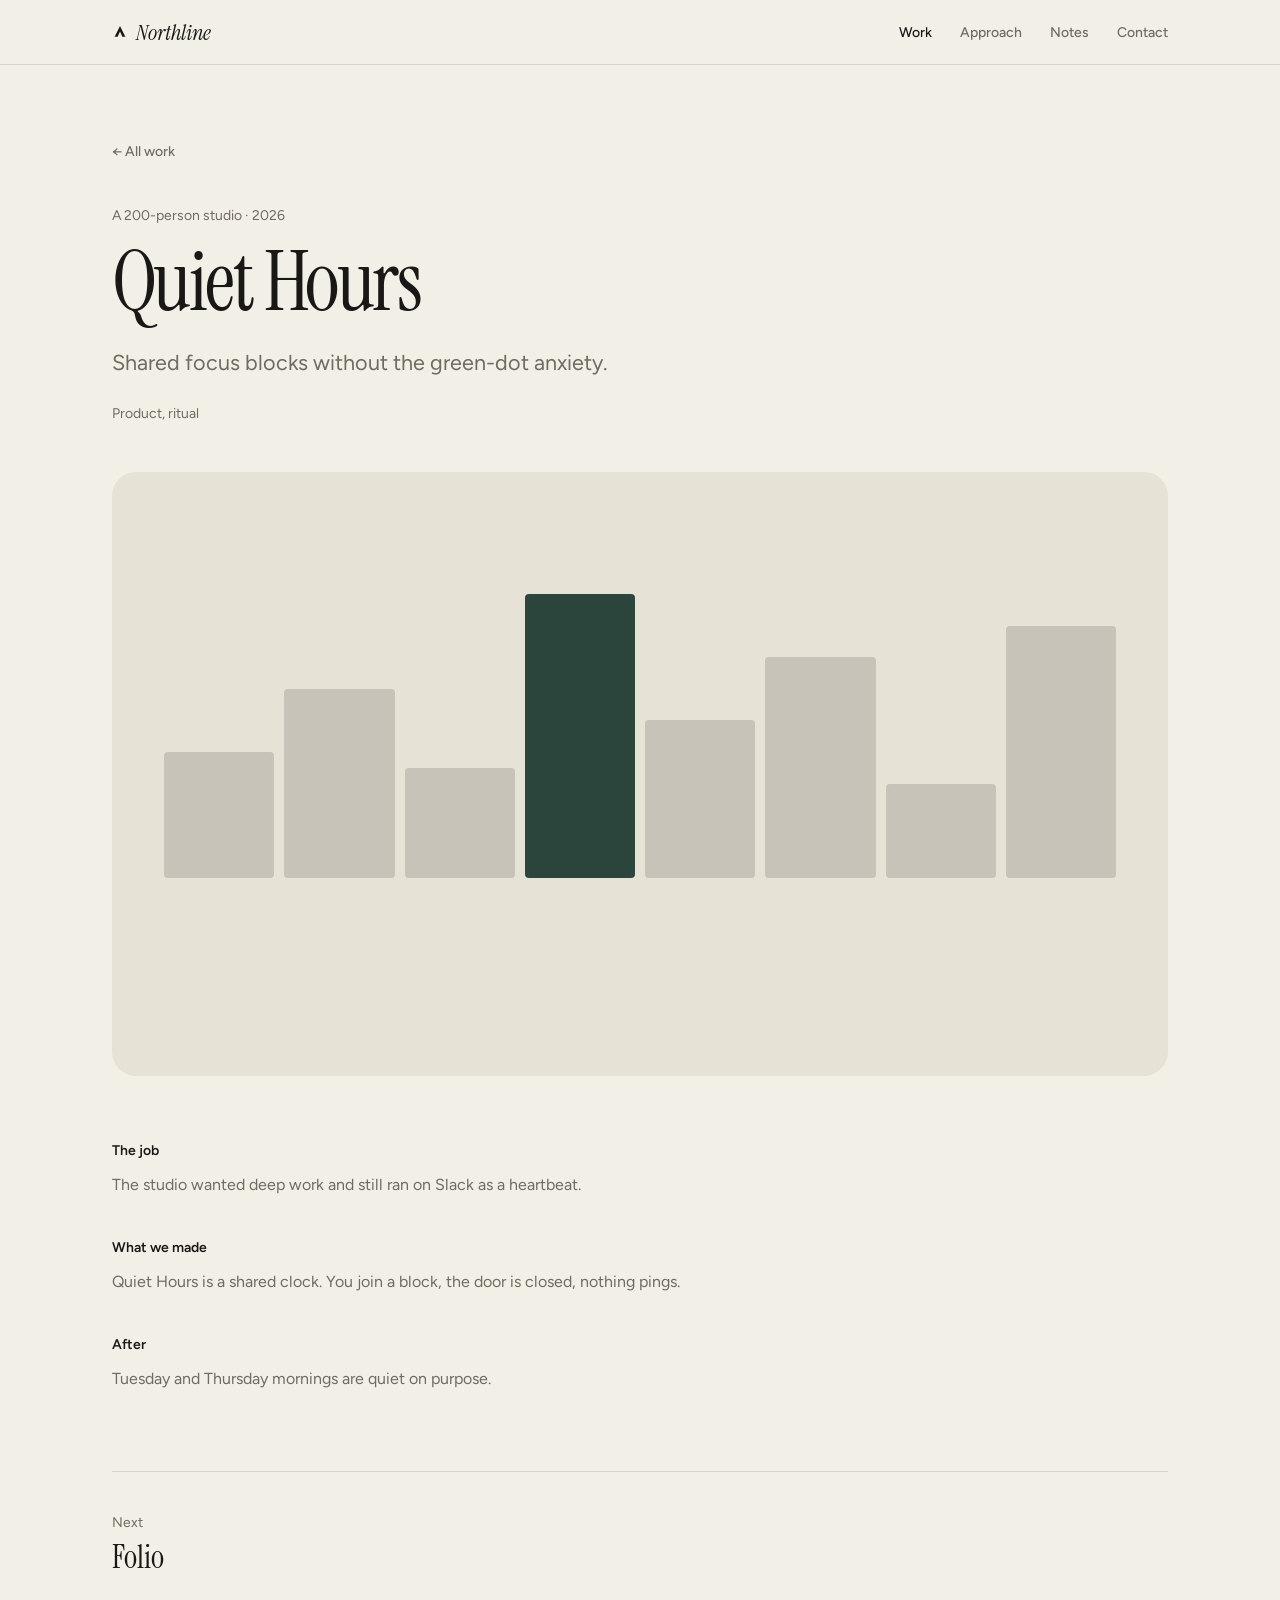
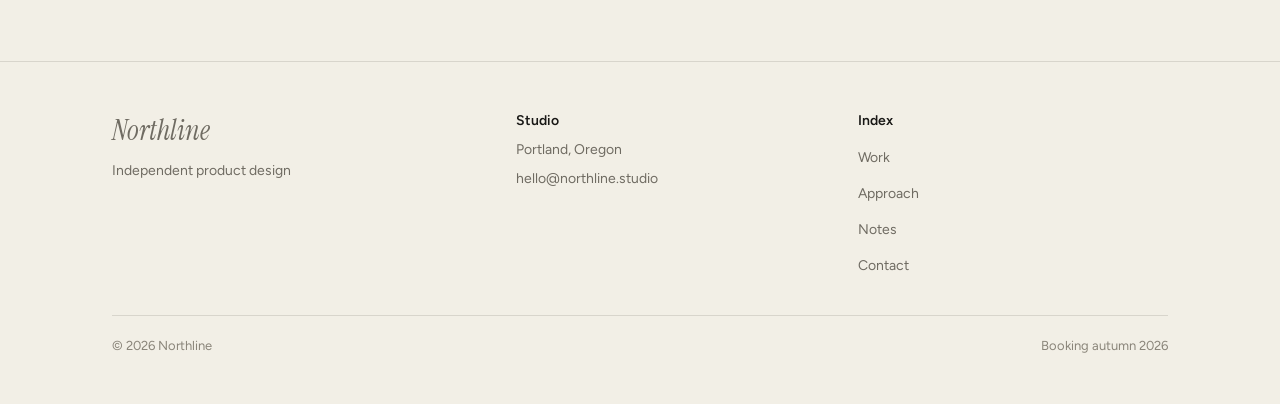
<file: northline-website/work/quiet-hours.html>
<!DOCTYPE html>
<html lang="en">
<head>
<meta charset="UTF-8"/>
<meta name="viewport" content="width=device-width, initial-scale=1"/>
 <meta name="theme-color" content="#f2efe6"/>
<title>Quiet Hours · Northline</title>
<meta name="description" content="Shared focus blocks without the green-dot anxiety."/>
<meta property="og:title" content="Quiet Hours · Northline"/>
<meta property="og:description" content="Shared focus blocks without the green-dot anxiety."/>
<meta property="og:image" content="../og.jpg"/>
<meta property="og:image:width" content="1200"/>
<meta property="og:image:height" content="630"/>
<meta name="twitter:card" content="summary_large_image"/>
<link rel="icon" type="image/svg+xml" href="../favicon.svg"/>
<link rel="stylesheet" href="../styles.css"/>
</head>
<body>

<header>
  <div class="wrap nav">
    <a class="logo" href="../index.html">
      <svg viewBox="0 0 24 24" aria-hidden="true"><path d="M12 3 L20 19 H15.6 L12 11.2 L8.4 19 H4 Z" fill="currentColor"/></svg>
      Northline
    </a>
    <nav class="nav-links" aria-label="Primary">
      <a href="../work/index.html" class="active">Work</a>
      <a href="../approach.html" class="">Approach</a>
      <a href="../notes/index.html" class="">Notes</a>
      <a href="../contact.html" class="">Contact</a>
    </nav>
    <button class="menu-btn" type="button" aria-label="Open menu" aria-controls="mnav" aria-expanded="false" onclick="const m=document.getElementById('mnav'); const open=m.classList.toggle('open'); this.setAttribute('aria-expanded', String(open)); this.setAttribute('aria-label', open ? 'Close menu' : 'Open menu');">☰</button>
  </div>
  <nav id="mnav" class="mobile-nav wrap" aria-label="Mobile">
    <a href="../work/index.html">Work</a>
    <a href="../approach.html">Approach</a>
    <a href="../notes/index.html">Notes</a>
    <a href="../contact.html">Contact</a>
  </nav>
</header>

<main>

    <article class="wrap" style="padding-top:64px;padding-bottom:80px">
      <a class="back" href="index.html">← All work</a>
      <div style="margin-top:32px;display:grid;gap:24px">
        <div>
          <p class="muted" style="font-size:14px">A 200-person studio · 2026</p>
          <h1>Quiet Hours</h1>
          <p class="lede">Shared focus blocks without the green-dot anxiety.</p>
        </div>
        <p class="muted" style="font-size:14px">Product, ritual</p>
      </div>
      <div class="card-art" style="margin-top:48px"><div class="cover wide"><div class="art art-quiet"><b class="" style="height:32%"></b><b class="" style="height:48%"></b><b class="" style="height:28%"></b><b class="on" style="height:72%"></b><b class="" style="height:40%"></b><b class="" style="height:56%"></b><b class="" style="height:24%"></b><b class="" style="height:64%"></b></div></div></div>
      <div class="grid-2" style="margin-top:64px;grid-template-columns:1fr;gap:40px">
        <section><h3 style="font-size:14px;font-family:var(--font-sans);font-weight:600">The job</h3><p class="muted" style="margin-top:12px">The studio wanted deep work and still ran on Slack as a heartbeat.</p></section>
        <section><h3 style="font-size:14px;font-family:var(--font-sans);font-weight:600">What we made</h3><p class="muted" style="margin-top:12px">Quiet Hours is a shared clock. You join a block, the door is closed, nothing pings.</p></section>
        <section><h3 style="font-size:14px;font-family:var(--font-sans);font-weight:600">After</h3><p class="muted" style="margin-top:12px">Tuesday and Thursday mornings are quiet on purpose.</p></section>
      </div>
      <div style="margin-top:80px;padding-top:40px;border-top:1px solid var(--border)">
        <p class="muted" style="font-size:14px">Next</p>
        <a href="folio.html" style="font-family:var(--font-display);font-size:2rem">Folio</a>
      </div>
    </article>
    
</main>

<footer>
  <div class="wrap">
    <div class="foot-grid">
      <div>
        <p class="logo" style="font-size:28px;margin-bottom:8px">Northline</p>
        <p>Independent product design</p>
      </div>
      <div>
        <h4>Studio</h4>
        <p>Portland, Oregon</p>
        <a href="mailto:hello@northline.studio">hello@northline.studio</a>
      </div>
      <div>
        <h4>Index</h4>
        <a href="../work/index.html">Work</a><br>
        <a href="../approach.html">Approach</a><br>
        <a href="../notes/index.html">Notes</a><br>
        <a href="../contact.html">Contact</a>
      </div>
    </div>
    <div class="foot-bottom">
      <p>© 2026 Northline</p>
      <p>Booking autumn 2026</p>
    </div>
  </div>
</footer>

</body>
</html>
</file>
<file: northline-website/styles.css>
@import url("https://fonts.googleapis.com/css2?family=Figtree:wght@400;500;600&family=Instrument+Serif:ital@0;1&display=swap");

:root {
  --bg: #f2efe6;
  --fg: #191816;
  --surface: #e7e2d6;
  --muted: #6f6b62;
  --subtle: #8a857a;
  --accent: #2c453c;
  --accent-fg: #f2efe6;
  --border: rgba(25, 24, 22, 0.12);
  --font-sans: "Figtree", system-ui, sans-serif;
  --font-display: "Instrument Serif", Georgia, serif;
  --max: 1120px;
}

* { box-sizing: border-box; margin: 0; padding: 0; }
html { -webkit-font-smoothing: antialiased; scroll-behavior: smooth; }
body {
  font-family: var(--font-sans);
  background: var(--bg);
  color: var(--fg);
  line-height: 1.5;
  min-height: 100vh;
  display: flex;
  flex-direction: column;
}
a { color: inherit; text-decoration: none; }
img { max-width: 100%; display: block; }
button, a.btn { cursor: pointer; }
button { font: inherit; }
:focus-visible { outline: 2px solid var(--accent); outline-offset: 3px; }

.wrap { width: min(var(--max), 100%); margin: 0 auto; padding: 0 20px; }
@media (min-width: 640px) { .wrap { padding: 0 32px; } }

header {
  position: sticky; top: 0; z-index: 40;
  border-bottom: 1px solid var(--border);
  background: var(--bg);
}
.nav {
  height: 64px;
  display: flex; align-items: center; justify-content: space-between;
  gap: 16px;
}
.logo {
  display: inline-flex; align-items: center; gap: 8px;
  font-family: var(--font-display);
  font-style: italic;
  font-size: 22px;
}
.logo svg { width: 16px; height: 16px; }
.nav-links { display: none; gap: 28px; align-items: center; }
.nav-links a { font-size: 14px; font-weight: 500; color: var(--muted); }
.nav-links a:hover, .nav-links a.active { color: var(--fg); }
.menu-btn {
  display: inline-flex; align-items: center; justify-content: center;
  width: 44px; height: 44px; border: 0; background: transparent; color: var(--fg);
}
.mobile-nav {
  display: none; flex-direction: column; gap: 4px;
  padding: 8px 20px 20px; border-top: 1px solid var(--border);
}
.mobile-nav.open { display: flex; }
.mobile-nav a {
  min-height: 44px; display: flex; align-items: center;
  font-family: var(--font-display); font-size: 24px;
}
@media (min-width: 768px) {
  .nav-links { display: flex; }
  .menu-btn { display: none; }
  .mobile-nav { display: none !important; }
}

main { flex: 1; }
.hero { padding: 64px 0 80px; }
@media (min-width: 640px) { .hero { padding: 96px 0 112px; } }
.eyebrow { font-size: 14px; font-weight: 500; color: var(--muted); letter-spacing: 0.02em; }
h1, .display {
  font-family: var(--font-display);
  font-weight: 400;
  letter-spacing: -0.03em;
  line-height: 1.05;
  font-size: clamp(2.75rem, 1.2rem + 6.4vw, 5.25rem);
  text-wrap: balance;
  margin-top: 12px;
}
h2, .title {
  font-family: var(--font-display);
  font-weight: 400;
  letter-spacing: -0.02em;
  line-height: 1.1;
  font-size: clamp(1.75rem, 1.15rem + 2.2vw, 2.85rem);
  text-wrap: balance;
}
h3 { font-family: var(--font-display); font-size: 1.5rem; font-weight: 400; }
.lede {
  margin-top: 20px; max-width: 36rem;
  font-size: clamp(1.125rem, 1rem + 0.6vw, 1.35rem);
  color: var(--muted); text-wrap: pretty;
}
.muted { color: var(--muted); }
.subtle { color: var(--subtle); }
.actions { display: flex; flex-wrap: wrap; gap: 12px; margin-top: 40px; }

.btn {
  display: inline-flex; align-items: center; justify-content: center; gap: 8px;
  min-height: 44px; padding: 0 20px; border-radius: 12px;
  font-size: 14px; font-weight: 600; border: 0;
  transition: transform .15s ease, opacity .15s ease, box-shadow .15s ease;
}
.btn:active { transform: scale(0.97); }
.btn-primary { background: var(--accent); color: var(--accent-fg); }
.btn-primary:hover { opacity: 0.92; }
.btn-outline {
  background: transparent; color: var(--fg);
  box-shadow: 0 0 0 1px color-mix(in oklab, var(--fg) 12%, transparent);
}
.btn-outline:hover { background: var(--surface); }

.section { border-top: 1px solid var(--border); padding: 64px 0; }
@media (min-width: 640px) { .section { padding: 80px 0; } }
.section-head {
  display: flex; align-items: end; justify-content: space-between; gap: 16px;
  margin-bottom: 40px;
}

.grid-2 {
  display: grid; gap: 32px;
}
@media (min-width: 640px) { .grid-2 { grid-template-columns: 1fr 1fr; gap: 40px; } }

.card-art {
  background: var(--surface); border-radius: 24px; padding: 12px;
  transition: box-shadow .2s ease;
}
a:hover .card-art {
  box-shadow: 0 0 0 1px color-mix(in oklab, var(--fg) 14%, transparent);
}
.cover {
  aspect-ratio: 4/3; border-radius: 12px; overflow: hidden;
  position: relative; background: var(--surface);
}
.cover.wide { aspect-ratio: 16/9; }
.meta-row {
  margin-top: 16px; display: flex; align-items: baseline; justify-content: space-between; gap: 16px;
}

.list-rows { border-top: 1px solid var(--border); border-bottom: 1px solid var(--border); }
.list-rows a, .list-rows .row {
  display: flex; flex-direction: column; gap: 4px;
  padding: 16px 0; border-bottom: 1px solid var(--border);
  min-height: 56px;
}
.list-rows a:last-child, .list-rows .row:last-child { border-bottom: 0; }
@media (min-width: 640px) {
  .list-rows a, .list-rows .row {
    flex-direction: row; align-items: baseline; justify-content: space-between; gap: 24px;
  }
}
.list-rows a:hover { color: var(--accent); }

.steps { border-top: 1px solid var(--border); border-bottom: 1px solid var(--border); }
.step {
  display: grid; gap: 12px; padding: 40px 0;
  border-bottom: 1px solid var(--border);
}
.step:last-child { border-bottom: 0; }
@media (min-width: 640px) {
  .step { grid-template-columns: 6rem 1fr 1.4fr; gap: 32px; }
}
.step-n { font-family: var(--font-display); font-size: 1.5rem; color: var(--subtle); }

.prose { max-width: 42rem; }
.prose p { margin-top: 20px; color: color-mix(in oklab, var(--fg) 90%, transparent); }
.back {
  display: inline-flex; align-items: center; gap: 8px;
  min-height: 44px; font-size: 14px; font-weight: 500; color: var(--muted);
}
.back:hover { color: var(--fg); }

form { display: flex; flex-direction: column; gap: 20px; }
label { display: flex; flex-direction: column; gap: 8px; font-size: 14px; font-weight: 500; }
label span.opt { font-weight: 400; color: var(--subtle); margin-left: 8px; }
input, textarea {
  width: 100%; min-height: 44px; padding: 12px 14px;
  border-radius: 12px; border: 0; background: var(--bg); color: var(--fg);
  font: inherit; box-shadow: 0 0 0 1px color-mix(in oklab, var(--fg) 12%, transparent);
}
textarea { min-height: 140px; resize: vertical; }
input:focus, textarea:focus {
  outline: 2px solid var(--accent); outline-offset: 1px;
}
.form-msg {
  display: none; padding: 24px; border-radius: 24px; background: var(--surface);
}
.form-msg.show { display: block; }

footer {
  margin-top: auto; border-top: 1px solid var(--border);
  padding: 48px 0;
}
.foot-grid {
  display: grid; gap: 32px;
}
@media (min-width: 640px) { .foot-grid { grid-template-columns: 1.2fr 1fr 1fr; } }
.foot-grid h4 { font-size: 14px; font-weight: 600; margin-bottom: 8px; }
.foot-grid p, .foot-grid a { font-size: 14px; color: var(--muted); }
.foot-grid a { display: inline-flex; min-height: 36px; align-items: center; }
.foot-grid a:hover { color: var(--fg); }
.foot-bottom {
  margin-top: 32px; padding-top: 20px; border-top: 1px solid var(--border);
  display: flex; flex-direction: column; gap: 8px;
  font-size: 13px; color: var(--subtle);
}
@media (min-width: 640px) {
  .foot-bottom { flex-direction: row; justify-content: space-between; }
}

/* Project cover arts */
.art { position: absolute; inset: 0; }
.art-keel .hull1 { position:absolute; left:8%; right:8%; bottom:18%; height:42%; border-radius:100% 100% 0 0; background:var(--accent); }
.art-keel .hull2 { position:absolute; left:18%; right:18%; bottom:18%; height:28%; border-radius:100% 100% 0 0; background:color-mix(in oklab, var(--fg) 80%, transparent); }
.art-keel .hull3 { position:absolute; left:30%; right:30%; bottom:18%; height:14%; border-radius:100% 100% 0 0; background:var(--bg); }
.art-keel .line { position:absolute; left:0; right:0; top:33%; height:1px; background:color-mix(in oklab, var(--fg) 20%, transparent); }
.art-hearth { display:flex; align-items:center; justify-content:center; }
.art-hearth .r1,.art-hearth .r2,.art-hearth .r3,.art-hearth .r4 { position:absolute; border-radius:50%; }
.art-hearth .r1 { width:78%; height:78%; border:1px solid color-mix(in oklab, var(--fg) 15%, transparent); }
.art-hearth .r2 { width:56%; height:56%; border:1px solid color-mix(in oklab, var(--fg) 25%, transparent); }
.art-hearth .r3 { width:34%; height:34%; background:var(--accent); }
.art-hearth .r4 { width:12%; height:12%; background:var(--bg); }
.art-lumen { display:grid; grid-template-columns:repeat(6,1fr); grid-template-rows:repeat(4,1fr); gap:2px; padding:24px; }
.art-lumen i { background:color-mix(in oklab, var(--fg) 8%, transparent); border-radius:4px; }
.art-lumen i.on { background:var(--accent); }
.art-lumen i.mid { background:color-mix(in oklab, var(--accent) 70%, transparent); }
.art-lumen i.dim { background:color-mix(in oklab, var(--fg) 40%, transparent); }
.art-atlas { display:flex; align-items:center; justify-content:center; }
.art-atlas .c { position:absolute; border-radius:50%; border:1px solid color-mix(in oklab, var(--fg) 15%, transparent); }
.art-atlas .c1 { width:90%; height:90%; }
.art-atlas .c2 { width:70%; height:70%; border-color:color-mix(in oklab, var(--fg) 20%, transparent); }
.art-atlas .c3 { width:50%; height:50%; border-color:color-mix(in oklab, var(--accent) 80%, transparent); }
.art-atlas .c4 { width:30%; height:30%; border-color:color-mix(in oklab, var(--fg) 40%, transparent); }
.art-atlas .dot { position:absolute; width:10px; height:10px; border-radius:50%; background:var(--accent); left:58%; top:38%; }
.art-quiet { display:flex; align-items:end; justify-content:center; gap:10px; padding:0 40px 18%; height:100%; }
.art-quiet b { flex:1; border-radius:4px; background:color-mix(in oklab, var(--fg) 15%, transparent); }
.art-quiet b.on { background:var(--accent); }
.art-folio { display:flex; align-items:center; justify-content:center; }
.art-folio .p1,.art-folio .p2,.art-folio .p3 { position:absolute; width:42%; height:70%; border-radius:12px; }
.art-folio .p1 { background:color-mix(in oklab, var(--fg) 10%, transparent); transform:translate(24px,12px); }
.art-folio .p2 { background:color-mix(in oklab, var(--fg) 20%, transparent); transform:translate(12px,6px); }
.art-folio .p3 {
  background:var(--bg); box-shadow:0 0 0 1px color-mix(in oklab, var(--fg) 8%, transparent);
  display:flex; flex-direction:column; gap:8px; padding:16px;
}
.art-folio .p3 span { height:6px; border-radius:4px; background:color-mix(in oklab, var(--fg) 12%, transparent); }
.art-folio .p3 span.a { width:66%; background:var(--accent); height:8px; }
</file>
